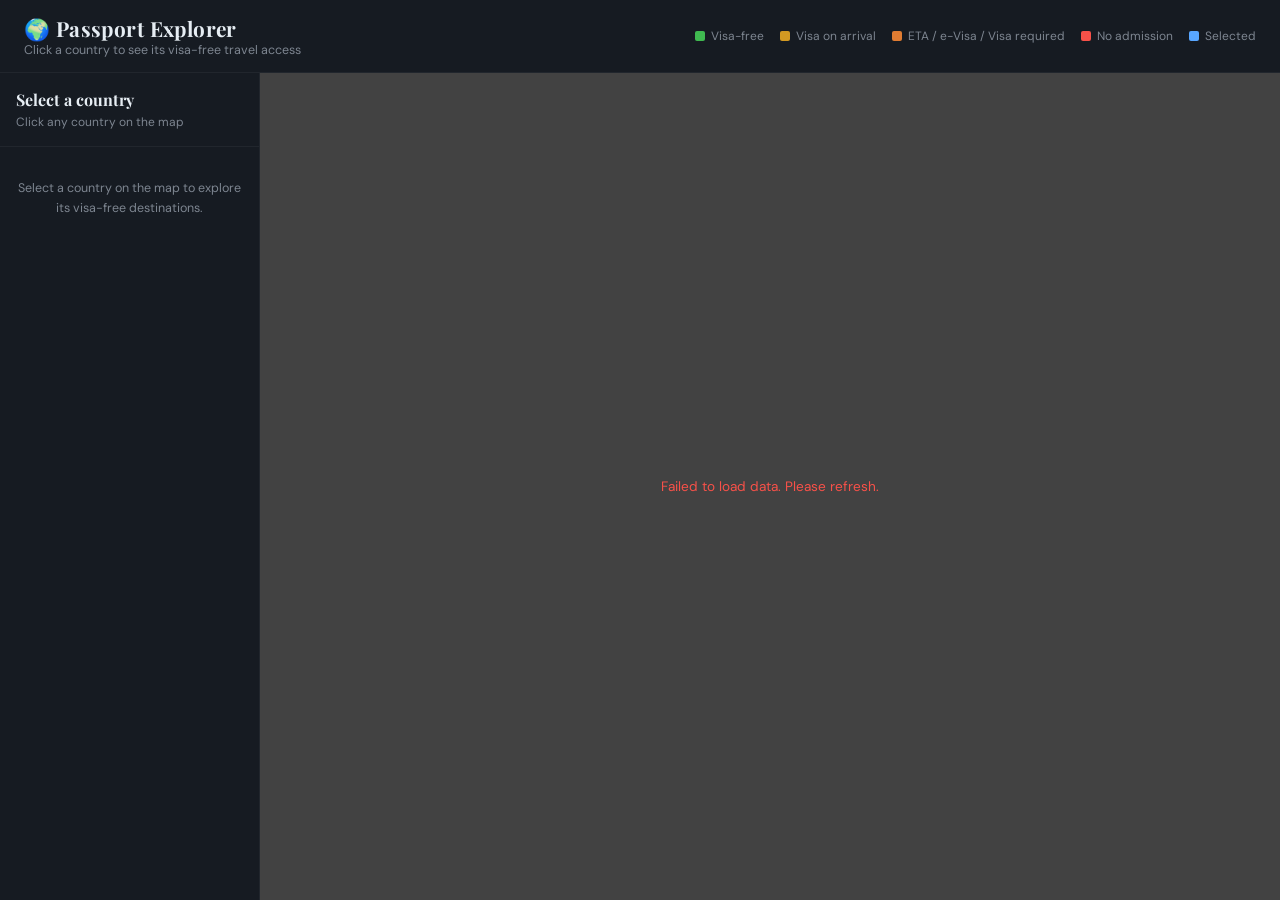
<file: index.html>
<!DOCTYPE html>
<html lang="en">
<head>
  <meta charset="UTF-8" />
  <meta name="viewport" content="width=device-width, initial-scale=1.0"/>
  <title>Passport Explorer — Visa-Free World Map</title>
  <link href="https://fonts.googleapis.com/css2?family=Playfair+Display:wght@400;700&family=DM+Sans:wght@300;400;500&display=swap" rel="stylesheet">
  <link rel="stylesheet" href="style.css">
</head>
<body>

<header>
  <div>
    <h1>🌍 Passport Explorer</h1>
    <p>Click a country to see its visa-free travel access</p>
  </div>
  <div class="legend">
    <div class="legend-item"><div class="legend-dot" style="background:var(--green)"></div> Visa-free</div>
    <div class="legend-item"><div class="legend-dot" style="background:var(--yellow)"></div> Visa on arrival</div>
    <div class="legend-item"><div class="legend-dot" style="background:var(--orange)"></div> ETA / e-Visa / Visa required</div>
    <div class="legend-item"><div class="legend-dot" style="background:var(--red)"></div> No admission</div>
    <div class="legend-item"><div class="legend-dot" style="background:var(--accent)"></div> Selected</div>
  </div>
</header>

<div class="main">
  <div class="sidebar">
    <div class="sidebar-top">
      <h2 id="selected-name">Select a country</h2>
      <p id="selected-sub">Click any country on the map</p>
    </div>
    <div class="stats" id="stats" style="display:none">
      <div class="stat">
        <span class="stat-num green" id="stat-vf">0</span>
        <span class="stat-label">Visa-free</span>
      </div>
      <div class="stat">
        <span class="stat-num yellow" id="stat-voa">0</span>
        <span class="stat-label">On arrival</span>
      </div>
    </div>
    <div class="search-wrap" id="search-wrap" style="display:none">
      <input type="text" id="search" placeholder="Filter destinations…" />
    </div>
    <div class="country-list" id="country-list">
      <div class="empty-state">Select a country on the map to explore its visa-free destinations.</div>
    </div>
  </div>

  <div class="map-wrap">
    <div class="loading" id="loading">
      <div class="spinner"></div>
      <p>Loading map & visa data…</p>
    </div>
    <div class="tooltip" id="tooltip"></div>
    <svg id="world-map" viewBox="0 0 2000 1001" xmlns="http://www.w3.org/2000/svg"></svg>
  </div>
</div>

<script src="map.js"></script>
</body>
</html>
</file>
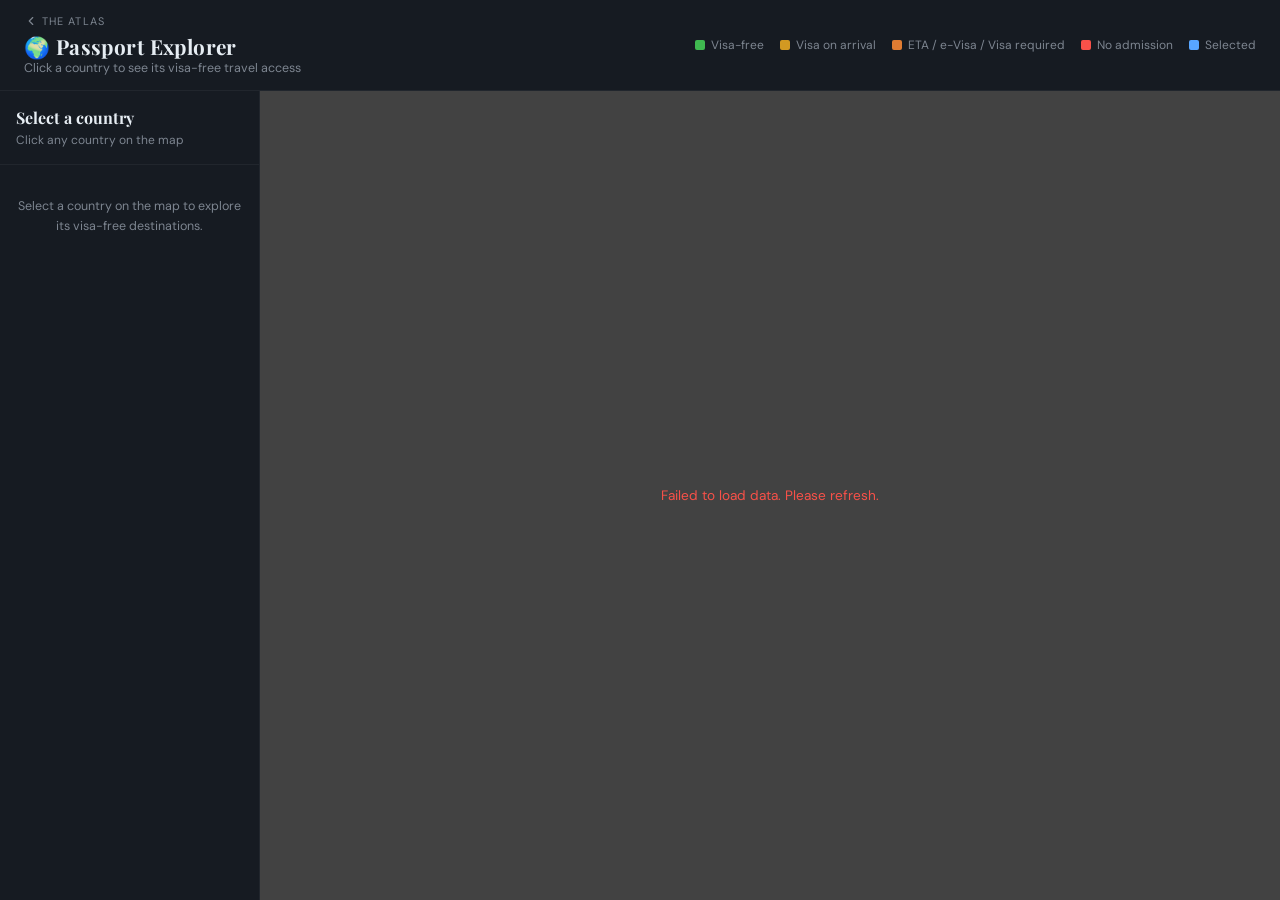
<file: passport-explorer/index.html>
<!DOCTYPE html>
<html lang="en">
<head>
  <meta charset="UTF-8" />
  <meta name="viewport" content="width=device-width, initial-scale=1.0"/>
  <title>Passport Explorer — Visa-Free World Map</title>
  <link href="https://fonts.googleapis.com/css2?family=Playfair+Display:wght@400;700&family=DM+Sans:wght@300;400;500&display=swap" rel="stylesheet">
  <link rel="stylesheet" href="../shared.css">
  <link rel="stylesheet" href="style.css">
</head>
<body>

<header>
  <div class="header-left">
    <a href="../home.html" class="home-btn" title="Back to home">
      <svg xmlns="http://www.w3.org/2000/svg" width="14" height="14" viewBox="0 0 24 24" fill="none" stroke="currentColor" stroke-width="2" stroke-linecap="round" stroke-linejoin="round"><polyline points="15 18 9 12 15 6"/></svg>
      The Atlas
    </a>
    <div>
      <h1>🌍 Passport Explorer</h1>
      <p>Click a country to see its visa-free travel access</p>
    </div>
  </div>
  <div class="legend">
    <div class="legend-item"><div class="legend-dot" style="background:var(--green)"></div> Visa-free</div>
    <div class="legend-item"><div class="legend-dot" style="background:var(--yellow)"></div> Visa on arrival</div>
    <div class="legend-item"><div class="legend-dot" style="background:var(--orange)"></div> ETA / e-Visa / Visa required</div>
    <div class="legend-item"><div class="legend-dot" style="background:var(--red)"></div> No admission</div>
    <div class="legend-item"><div class="legend-dot" style="background:var(--accent)"></div> Selected</div>
  </div>
</header>

<div class="main">
  <div class="sidebar">
    <div class="sidebar-top">
      <h2 id="selected-name">Select a country</h2>
      <p id="selected-sub">Click any country on the map</p>
    </div>
    <div class="stats" id="stats" style="display:none">
      <div class="stat">
        <span class="stat-num green" id="stat-vf">0</span>
        <span class="stat-label">Visa-free</span>
      </div>
      <div class="stat">
        <span class="stat-num yellow" id="stat-voa">0</span>
        <span class="stat-label">On arrival</span>
      </div>
    </div>
    <div class="search-wrap" id="search-wrap" style="display:none">
      <input type="text" id="search" placeholder="Filter destinations…" />
    </div>
    <div class="country-list" id="country-list">
      <div class="empty-state">Select a country on the map to explore its visa-free destinations.</div>
    </div>
  </div>

  <div class="map-wrap">
    <div class="loading" id="loading">
      <div class="spinner"></div>
      <p>Loading map & visa data…</p>
    </div>
    <div class="tooltip" id="tooltip"></div>
    <svg id="world-map" viewBox="0 0 2000 1001" xmlns="http://www.w3.org/2000/svg"></svg>
  </div>
</div>

<script src="map.js"></script>
</body>
</html>
</file>
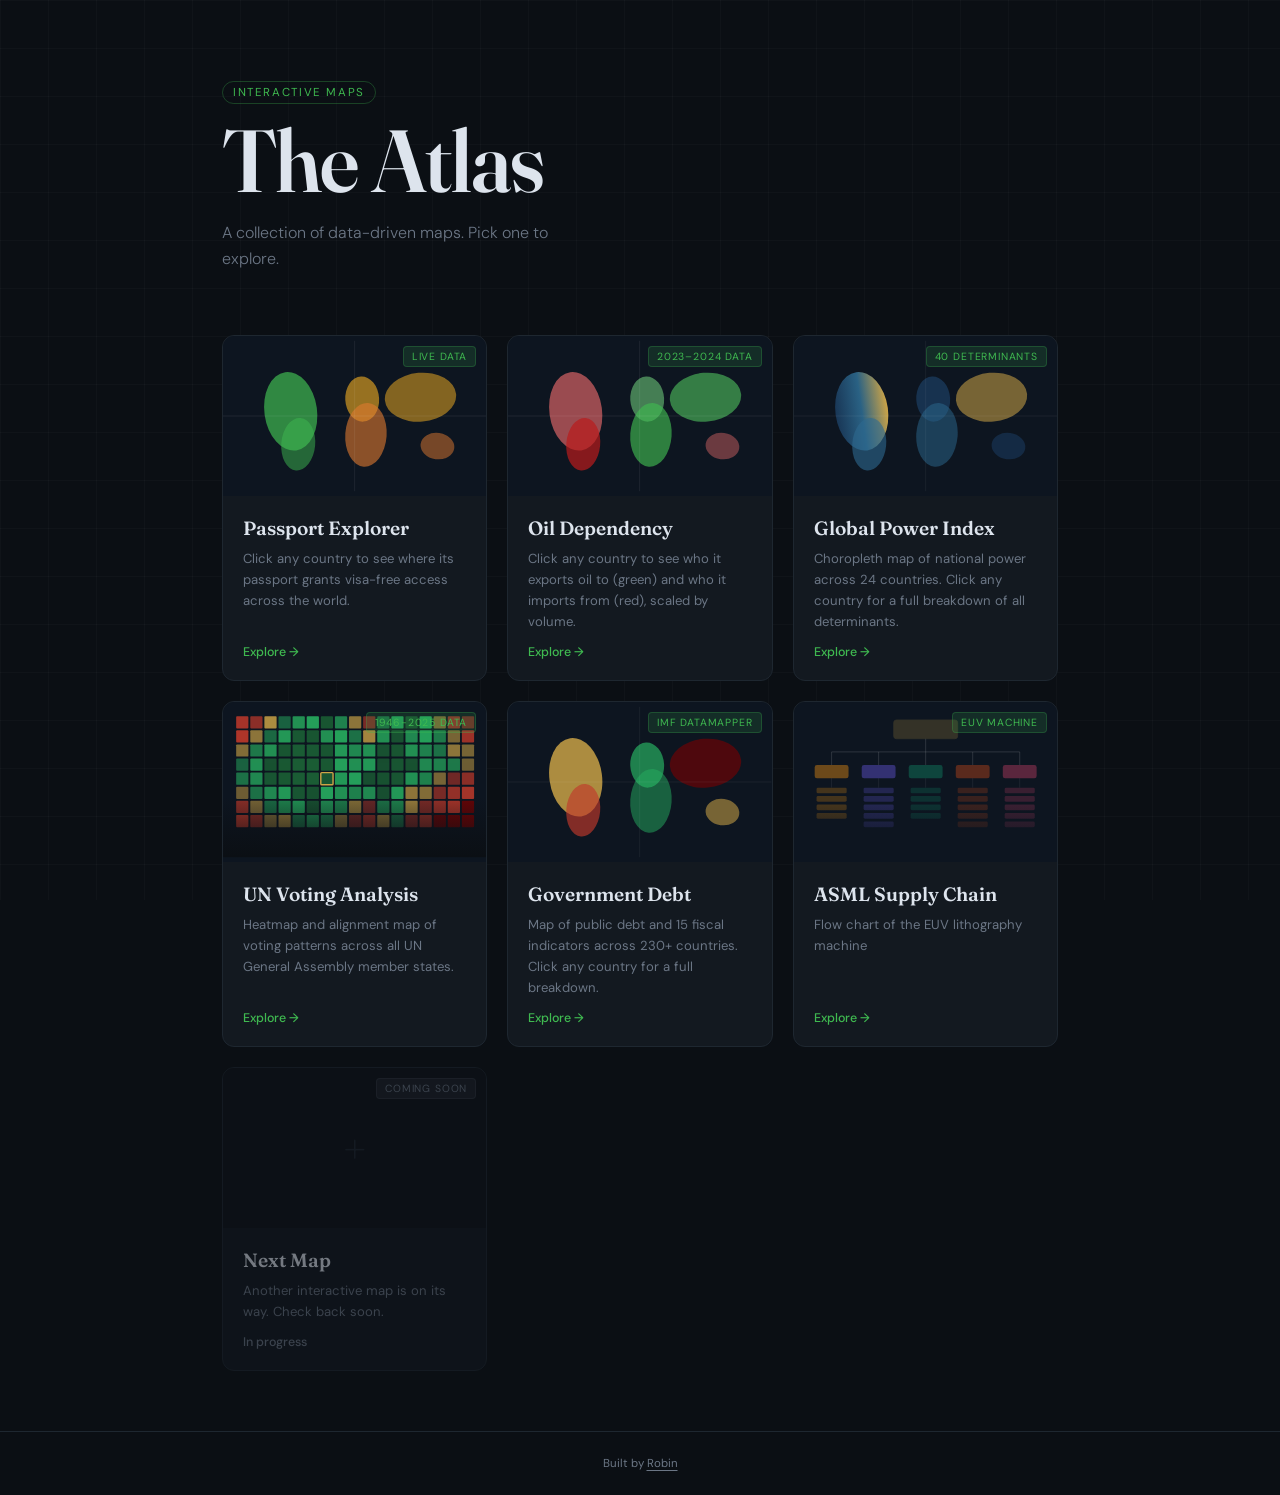
<file: home.html>
<!DOCTYPE html>
<html lang="en">
<head>
  <meta charset="UTF-8" />
  <meta name="viewport" content="width=device-width, initial-scale=1.0"/>
  <title>Robin's Maps</title>
  <link href="https://fonts.googleapis.com/css2?family=Fraunces:ital,opsz,wght@0,9..144,300;0,9..144,600;1,9..144,300&family=DM+Sans:wght@300;400;500&display=swap" rel="stylesheet">
  <link rel="stylesheet" href="shared.css">
  <link rel="stylesheet" href="home.css">
</head>
<body>

  <div class="bg-grid"></div>

  <main>
    <header>
      <div class="title-block">
        <span class="eyebrow">Interactive Maps</span>
        <h1>The Atlas</h1>
        <p class="subtitle">A collection of data-driven maps. Pick one to explore.</p>
      </div>
    </header>

    <section class="grid" id="map-grid">

      <!-- Passport Explorer -->
      <a class="card" href="passport-explorer/index.html">
        <div class="card-visual">
          <svg viewBox="0 0 280 160" xmlns="http://www.w3.org/2000/svg" class="preview-map">
            <!-- Rough continental silhouettes as decorative blobs -->
            <!-- Americas -->
            <ellipse cx="72" cy="75" rx="28" ry="42" fill="#3fb950" opacity="0.7" transform="rotate(-8 72 75)"/>
            <ellipse cx="80" cy="110" rx="18" ry="28" fill="#3fb950" opacity="0.5" transform="rotate(5 80 110)"/>
            <!-- Europe/Africa -->
            <ellipse cx="148" cy="62" rx="18" ry="24" fill="#d29922" opacity="0.7" transform="rotate(-3 148 62)"/>
            <ellipse cx="152" cy="100" rx="22" ry="34" fill="#e07a30" opacity="0.6" transform="rotate(4 152 100)"/>
            <!-- Asia -->
            <ellipse cx="210" cy="60" rx="38" ry="26" fill="#d29922" opacity="0.6" transform="rotate(-5 210 60)"/>
            <!-- Australia -->
            <ellipse cx="228" cy="112" rx="18" ry="14" fill="#e07a30" opacity="0.5" transform="rotate(8 228 112)"/>
            <!-- Grid lines -->
            <line x1="0" y1="80" x2="280" y2="80" stroke="rgba(255,255,255,0.08)" stroke-width="1"/>
            <line x1="140" y1="0" x2="140" y2="160" stroke="rgba(255,255,255,0.08)" stroke-width="1"/>
          </svg>
          <div class="card-tag">Live data</div>
        </div>
        <div class="card-body">
          <h2>Passport Explorer</h2>
          <p>Click any country to see where its passport grants visa-free access across the world.</p>
          <span class="card-link">Explore →</span>
        </div>
      </a>

      <!-- Oil Dependency -->
      <a class="card" href="oil-explorer/oil.html">
        <div class="card-visual">
          <svg viewBox="0 0 280 160" xmlns="http://www.w3.org/2000/svg" class="preview-map">
            <ellipse cx="72" cy="75" rx="28" ry="42" fill="#f87171" opacity="0.6" transform="rotate(-8 72 75)"/>
            <ellipse cx="80" cy="110" rx="18" ry="28" fill="#b91c1c" opacity="0.7" transform="rotate(5 80 110)"/>
            <ellipse cx="148" cy="62" rx="18" ry="24" fill="#7ee787" opacity="0.5" transform="rotate(-3 148 62)"/>
            <ellipse cx="152" cy="100" rx="22" ry="34" fill="#3fb950" opacity="0.65" transform="rotate(4 152 100)"/>
            <ellipse cx="210" cy="60" rx="38" ry="26" fill="#56d364" opacity="0.55" transform="rotate(-5 210 60)"/>
            <ellipse cx="228" cy="112" rx="18" ry="14" fill="#f87171" opacity="0.4" transform="rotate(8 228 112)"/>
            <line x1="0" y1="80" x2="280" y2="80" stroke="rgba(255,255,255,0.08)" stroke-width="1"/>
            <line x1="140" y1="0" x2="140" y2="160" stroke="rgba(255,255,255,0.08)" stroke-width="1"/>
          </svg>
          <div class="card-tag">2023–2024 data</div>
        </div>
        <div class="card-body">
          <h2>Oil Dependency</h2>
          <p>Click any country to see who it exports oil to (green) and who it imports from (red), scaled by volume.</p>
          <span class="card-link">Explore →</span>
        </div>
      </a>

      <!-- Power Index -->
      <a class="card" href="ray-dalio map/rd.html">
        <div class="card-visual">
          <svg viewBox="0 0 280 160" xmlns="http://www.w3.org/2000/svg" class="preview-map">
            <defs>
              <linearGradient id="pg" x1="0%" y1="0%" x2="100%" y2="0%">
                <stop offset="0%" style="stop-color:#1a3a5c"/>
                <stop offset="50%" style="stop-color:#2d6a8f"/>
                <stop offset="100%" style="stop-color:#e2b44b"/>
              </linearGradient>
            </defs>
            <ellipse cx="72" cy="75" rx="28" ry="42" fill="url(#pg)" opacity="0.9" transform="rotate(-8 72 75)"/>
            <ellipse cx="80" cy="110" rx="18" ry="28" fill="#2d6a8f" opacity="0.6" transform="rotate(5 80 110)"/>
            <ellipse cx="148" cy="62" rx="18" ry="24" fill="#1a3a5c" opacity="0.8" transform="rotate(-3 148 62)"/>
            <ellipse cx="152" cy="100" rx="22" ry="34" fill="#2d6a8f" opacity="0.5" transform="rotate(4 152 100)"/>
            <ellipse cx="210" cy="60" rx="38" ry="26" fill="#e2b44b" opacity="0.5" transform="rotate(-5 210 60)"/>
            <ellipse cx="228" cy="112" rx="18" ry="14" fill="#1a3a5c" opacity="0.6" transform="rotate(8 228 112)"/>
            <line x1="0" y1="80" x2="280" y2="80" stroke="rgba(255,255,255,0.06)" stroke-width="1"/>
            <line x1="140" y1="0" x2="140" y2="160" stroke="rgba(255,255,255,0.06)" stroke-width="1"/>
          </svg>
          <div class="card-tag">40 determinants</div>
        </div>
        <div class="card-body">
          <h2>Global Power Index</h2>
          <p>Choropleth map of national power across 24 countries. Click any country for a full breakdown of all determinants.</p>
          <span class="card-link">Explore →</span>
        </div>
      </a>

      <!-- UN Voting Analysis -->
      <a class="card" href="un nations voting analysis/un.html">
        <div class="card-visual">
          <svg viewBox="0 0 280 160" xmlns="http://www.w3.org/2000/svg" class="preview-map">
            <!-- Heatmap grid: 18 cols × 9 rows of vote-alignment cells -->
            <!-- Each rect is 13×13 with 2px gap; grid starts at x=14, y=10 -->
            <!-- Row 0 — mixed disagreement -->
            <rect x="14"  y="10" width="13" height="13" rx="1" fill="#c0392b" opacity="0.85"/>
            <rect x="29"  y="10" width="13" height="13" rx="1" fill="#c0392b" opacity="0.7"/>
            <rect x="44"  y="10" width="13" height="13" rx="1" fill="#e2b44b" opacity="0.75"/>
            <rect x="59"  y="10" width="13" height="13" rx="1" fill="#27ae60" opacity="0.5"/>
            <rect x="74"  y="10" width="13" height="13" rx="1" fill="#27ae60" opacity="0.8"/>
            <rect x="89"  y="10" width="13" height="13" rx="1" fill="#27ae60" opacity="0.9"/>
            <rect x="104" y="10" width="13" height="13" rx="1" fill="#1a5c34" opacity="0.9"/>
            <rect x="119" y="10" width="13" height="13" rx="1" fill="#27ae60" opacity="0.7"/>
            <rect x="134" y="10" width="13" height="13" rx="1" fill="#e2b44b" opacity="0.6"/>
            <rect x="149" y="10" width="13" height="13" rx="1" fill="#c0392b" opacity="0.6"/>
            <rect x="164" y="10" width="13" height="13" rx="1" fill="#27ae60" opacity="0.55"/>
            <rect x="179" y="10" width="13" height="13" rx="1" fill="#27ae60" opacity="0.85"/>
            <rect x="194" y="10" width="13" height="13" rx="1" fill="#1a5c34" opacity="0.8"/>
            <rect x="209" y="10" width="13" height="13" rx="1" fill="#27ae60" opacity="0.9"/>
            <rect x="224" y="10" width="13" height="13" rx="1" fill="#e2b44b" opacity="0.5"/>
            <rect x="239" y="10" width="13" height="13" rx="1" fill="#c0392b" opacity="0.7"/>
            <rect x="254" y="10" width="13" height="13" rx="1" fill="#c0392b" opacity="0.55"/>
            <!-- Row 1 -->
            <rect x="14"  y="25" width="13" height="13" rx="1" fill="#c0392b" opacity="0.9"/>
            <rect x="29"  y="25" width="13" height="13" rx="1" fill="#e2b44b" opacity="0.6"/>
            <rect x="44"  y="25" width="13" height="13" rx="1" fill="#27ae60" opacity="0.55"/>
            <rect x="59"  y="25" width="13" height="13" rx="1" fill="#27ae60" opacity="0.85"/>
            <rect x="74"  y="25" width="13" height="13" rx="1" fill="#1a5c34" opacity="0.95"/>
            <rect x="89"  y="25" width="13" height="13" rx="1" fill="#1a5c34" opacity="0.9"/>
            <rect x="104" y="25" width="13" height="13" rx="1" fill="#27ae60" opacity="0.8"/>
            <rect x="119" y="25" width="13" height="13" rx="1" fill="#27ae60" opacity="0.9"/>
            <rect x="134" y="25" width="13" height="13" rx="1" fill="#27ae60" opacity="0.6"/>
            <rect x="149" y="25" width="13" height="13" rx="1" fill="#e2b44b" opacity="0.7"/>
            <rect x="164" y="25" width="13" height="13" rx="1" fill="#27ae60" opacity="0.8"/>
            <rect x="179" y="25" width="13" height="13" rx="1" fill="#1a5c34" opacity="0.85"/>
            <rect x="194" y="25" width="13" height="13" rx="1" fill="#27ae60" opacity="0.75"/>
            <rect x="209" y="25" width="13" height="13" rx="1" fill="#27ae60" opacity="0.9"/>
            <rect x="224" y="25" width="13" height="13" rx="1" fill="#27ae60" opacity="0.65"/>
            <rect x="239" y="25" width="13" height="13" rx="1" fill="#e2b44b" opacity="0.5"/>
            <rect x="254" y="25" width="13" height="13" rx="1" fill="#c0392b" opacity="0.8"/>
            <!-- Row 2 -->
            <rect x="14"  y="40" width="13" height="13" rx="1" fill="#e2b44b" opacity="0.55"/>
            <rect x="29"  y="40" width="13" height="13" rx="1" fill="#27ae60" opacity="0.65"/>
            <rect x="44"  y="40" width="13" height="13" rx="1" fill="#27ae60" opacity="0.8"/>
            <rect x="59"  y="40" width="13" height="13" rx="1" fill="#1a5c34" opacity="0.9"/>
            <rect x="74"  y="40" width="13" height="13" rx="1" fill="#1a5c34" opacity="1"/>
            <rect x="89"  y="40" width="13" height="13" rx="1" fill="#1a5c34" opacity="0.95"/>
            <rect x="104" y="40" width="13" height="13" rx="1" fill="#1a5c34" opacity="0.9"/>
            <rect x="119" y="40" width="13" height="13" rx="1" fill="#27ae60" opacity="0.85"/>
            <rect x="134" y="40" width="13" height="13" rx="1" fill="#27ae60" opacity="0.75"/>
            <rect x="149" y="40" width="13" height="13" rx="1" fill="#27ae60" opacity="0.8"/>
            <rect x="164" y="40" width="13" height="13" rx="1" fill="#1a5c34" opacity="0.85"/>
            <rect x="179" y="40" width="13" height="13" rx="1" fill="#1a5c34" opacity="0.9"/>
            <rect x="194" y="40" width="13" height="13" rx="1" fill="#27ae60" opacity="0.8"/>
            <rect x="209" y="40" width="13" height="13" rx="1" fill="#27ae60" opacity="0.7"/>
            <rect x="224" y="40" width="13" height="13" rx="1" fill="#27ae60" opacity="0.6"/>
            <rect x="239" y="40" width="13" height="13" rx="1" fill="#e2b44b" opacity="0.6"/>
            <rect x="254" y="40" width="13" height="13" rx="1" fill="#e2b44b" opacity="0.5"/>
            <!-- Row 3 -->
            <rect x="14"  y="55" width="13" height="13" rx="1" fill="#27ae60" opacity="0.5"/>
            <rect x="29"  y="55" width="13" height="13" rx="1" fill="#27ae60" opacity="0.8"/>
            <rect x="44"  y="55" width="13" height="13" rx="1" fill="#1a5c34" opacity="0.85"/>
            <rect x="59"  y="55" width="13" height="13" rx="1" fill="#1a5c34" opacity="0.95"/>
            <rect x="74"  y="55" width="13" height="13" rx="1" fill="#1a5c34" opacity="1"/>
            <rect x="89"  y="55" width="13" height="13" rx="1" fill="#1a5c34" opacity="1"/>
            <rect x="104" y="55" width="13" height="13" rx="1" fill="#1a5c34" opacity="0.95"/>
            <rect x="119" y="55" width="13" height="13" rx="1" fill="#27ae60" opacity="0.9"/>
            <rect x="134" y="55" width="13" height="13" rx="1" fill="#27ae60" opacity="0.8"/>
            <rect x="149" y="55" width="13" height="13" rx="1" fill="#27ae60" opacity="0.85"/>
            <rect x="164" y="55" width="13" height="13" rx="1" fill="#1a5c34" opacity="0.8"/>
            <rect x="179" y="55" width="13" height="13" rx="1" fill="#1a5c34" opacity="0.9"/>
            <rect x="194" y="55" width="13" height="13" rx="1" fill="#1a5c34" opacity="0.85"/>
            <rect x="209" y="55" width="13" height="13" rx="1" fill="#27ae60" opacity="0.75"/>
            <rect x="224" y="55" width="13" height="13" rx="1" fill="#27ae60" opacity="0.7"/>
            <rect x="239" y="55" width="13" height="13" rx="1" fill="#27ae60" opacity="0.65"/>
            <rect x="254" y="55" width="13" height="13" rx="1" fill="#e2b44b" opacity="0.45"/>
            <!-- Row 4 — diagonal highlight (selected country) -->
            <rect x="14"  y="70" width="13" height="13" rx="1" fill="#27ae60" opacity="0.6"/>
            <rect x="29"  y="70" width="13" height="13" rx="1" fill="#27ae60" opacity="0.75"/>
            <rect x="44"  y="70" width="13" height="13" rx="1" fill="#1a5c34" opacity="0.9"/>
            <rect x="59"  y="70" width="13" height="13" rx="1" fill="#1a5c34" opacity="0.95"/>
            <rect x="74"  y="70" width="13" height="13" rx="1" fill="#1a5c34" opacity="1"/>
            <rect x="89"  y="70" width="13" height="13" rx="1" fill="#1a5c34" opacity="1"/>
            <rect x="104" y="70" width="13" height="13" rx="1" fill="#1a5c34" opacity="0.9" stroke="#e2b44b" stroke-width="1.5"/>
            <rect x="119" y="70" width="13" height="13" rx="1" fill="#27ae60" opacity="0.85"/>
            <rect x="134" y="70" width="13" height="13" rx="1" fill="#27ae60" opacity="0.9"/>
            <rect x="149" y="70" width="13" height="13" rx="1" fill="#1a5c34" opacity="0.8"/>
            <rect x="164" y="70" width="13" height="13" rx="1" fill="#1a5c34" opacity="0.85"/>
            <rect x="179" y="70" width="13" height="13" rx="1" fill="#1a5c34" opacity="0.9"/>
            <rect x="194" y="70" width="13" height="13" rx="1" fill="#27ae60" opacity="0.8"/>
            <rect x="209" y="70" width="13" height="13" rx="1" fill="#27ae60" opacity="0.7"/>
            <rect x="224" y="70" width="13" height="13" rx="1" fill="#e2b44b" opacity="0.5"/>
            <rect x="239" y="70" width="13" height="13" rx="1" fill="#c0392b" opacity="0.55"/>
            <rect x="254" y="70" width="13" height="13" rx="1" fill="#c0392b" opacity="0.7"/>
            <!-- Row 5 -->
            <rect x="14"  y="85" width="13" height="13" rx="1" fill="#e2b44b" opacity="0.45"/>
            <rect x="29"  y="85" width="13" height="13" rx="1" fill="#27ae60" opacity="0.6"/>
            <rect x="44"  y="85" width="13" height="13" rx="1" fill="#27ae60" opacity="0.75"/>
            <rect x="59"  y="85" width="13" height="13" rx="1" fill="#27ae60" opacity="0.85"/>
            <rect x="74"  y="85" width="13" height="13" rx="1" fill="#1a5c34" opacity="0.9"/>
            <rect x="89"  y="85" width="13" height="13" rx="1" fill="#1a5c34" opacity="0.85"/>
            <rect x="104" y="85" width="13" height="13" rx="1" fill="#27ae60" opacity="0.9"/>
            <rect x="119" y="85" width="13" height="13" rx="1" fill="#27ae60" opacity="0.8"/>
            <rect x="134" y="85" width="13" height="13" rx="1" fill="#27ae60" opacity="0.7"/>
            <rect x="149" y="85" width="13" height="13" rx="1" fill="#27ae60" opacity="0.75"/>
            <rect x="164" y="85" width="13" height="13" rx="1" fill="#1a5c34" opacity="0.8"/>
            <rect x="179" y="85" width="13" height="13" rx="1" fill="#27ae60" opacity="0.85"/>
            <rect x="194" y="85" width="13" height="13" rx="1" fill="#e2b44b" opacity="0.6"/>
            <rect x="209" y="85" width="13" height="13" rx="1" fill="#e2b44b" opacity="0.55"/>
            <rect x="224" y="85" width="13" height="13" rx="1" fill="#c0392b" opacity="0.6"/>
            <rect x="239" y="85" width="13" height="13" rx="1" fill="#c0392b" opacity="0.75"/>
            <rect x="254" y="85" width="13" height="13" rx="1" fill="#c0392b" opacity="0.85"/>
            <!-- Row 6 -->
            <rect x="14"  y="100" width="13" height="13" rx="1" fill="#c0392b" opacity="0.7"/>
            <rect x="29"  y="100" width="13" height="13" rx="1" fill="#e2b44b" opacity="0.5"/>
            <rect x="44"  y="100" width="13" height="13" rx="1" fill="#27ae60" opacity="0.55"/>
            <rect x="59"  y="100" width="13" height="13" rx="1" fill="#27ae60" opacity="0.7"/>
            <rect x="74"  y="100" width="13" height="13" rx="1" fill="#27ae60" opacity="0.8"/>
            <rect x="89"  y="100" width="13" height="13" rx="1" fill="#1a5c34" opacity="0.8"/>
            <rect x="104" y="100" width="13" height="13" rx="1" fill="#27ae60" opacity="0.75"/>
            <rect x="119" y="100" width="13" height="13" rx="1" fill="#27ae60" opacity="0.65"/>
            <rect x="134" y="100" width="13" height="13" rx="1" fill="#e2b44b" opacity="0.55"/>
            <rect x="149" y="100" width="13" height="13" rx="1" fill="#c0392b" opacity="0.5"/>
            <rect x="164" y="100" width="13" height="13" rx="1" fill="#27ae60" opacity="0.6"/>
            <rect x="179" y="100" width="13" height="13" rx="1" fill="#27ae60" opacity="0.7"/>
            <rect x="194" y="100" width="13" height="13" rx="1" fill="#e2b44b" opacity="0.65"/>
            <rect x="209" y="100" width="13" height="13" rx="1" fill="#c0392b" opacity="0.6"/>
            <rect x="224" y="100" width="13" height="13" rx="1" fill="#c0392b" opacity="0.75"/>
            <rect x="239" y="100" width="13" height="13" rx="1" fill="#c0392b" opacity="0.85"/>
            <rect x="254" y="100" width="13" height="13" rx="1" fill="#7b0000" opacity="0.8"/>
            <!-- Row 7 -->
            <rect x="14"  y="115" width="13" height="13" rx="1" fill="#c0392b" opacity="0.85"/>
            <rect x="29"  y="115" width="13" height="13" rx="1" fill="#c0392b" opacity="0.65"/>
            <rect x="44"  y="115" width="13" height="13" rx="1" fill="#e2b44b" opacity="0.5"/>
            <rect x="59"  y="115" width="13" height="13" rx="1" fill="#e2b44b" opacity="0.6"/>
            <rect x="74"  y="115" width="13" height="13" rx="1" fill="#27ae60" opacity="0.55"/>
            <rect x="89"  y="115" width="13" height="13" rx="1" fill="#27ae60" opacity="0.7"/>
            <rect x="104" y="115" width="13" height="13" rx="1" fill="#27ae60" opacity="0.6"/>
            <rect x="119" y="115" width="13" height="13" rx="1" fill="#e2b44b" opacity="0.5"/>
            <rect x="134" y="115" width="13" height="13" rx="1" fill="#c0392b" opacity="0.5"/>
            <rect x="149" y="115" width="13" height="13" rx="1" fill="#c0392b" opacity="0.65"/>
            <rect x="164" y="115" width="13" height="13" rx="1" fill="#e2b44b" opacity="0.55"/>
            <rect x="179" y="115" width="13" height="13" rx="1" fill="#27ae60" opacity="0.5"/>
            <rect x="194" y="115" width="13" height="13" rx="1" fill="#c0392b" opacity="0.55"/>
            <rect x="209" y="115" width="13" height="13" rx="1" fill="#c0392b" opacity="0.7"/>
            <rect x="224" y="115" width="13" height="13" rx="1" fill="#7b0000" opacity="0.75"/>
            <rect x="239" y="115" width="13" height="13" rx="1" fill="#7b0000" opacity="0.85"/>
            <rect x="254" y="115" width="13" height="13" rx="1" fill="#7b0000" opacity="0.9"/>
            <!-- Gradient fade overlay at bottom -->
            <defs>
              <linearGradient id="fade-un" x1="0" y1="0" x2="0" y2="1">
                <stop offset="60%" stop-color="#0b0f14" stop-opacity="0"/>
                <stop offset="100%" stop-color="#0b0f14" stop-opacity="1"/>
              </linearGradient>
            </defs>
            <rect x="0" y="0" width="280" height="160" fill="url(#fade-un)"/>
          </svg>
          <div class="card-tag">1946-2025 data</div>
        </div>
        <div class="card-body">
          <h2>UN Voting Analysis</h2>
          <p>Heatmap and alignment map of voting patterns across all UN General Assembly member states.</p>
          <span class="card-link">Explore →</span>
        </div>
      </a>

      <!-- Government Debt -->
      <a class="card" href="bond exposure/bond.html">
        <div class="card-visual">
          <svg viewBox="0 0 280 160" xmlns="http://www.w3.org/2000/svg" class="preview-map">
            <defs>
              <linearGradient id="pg2" x1="0%" y1="0%" x2="100%" y2="0%">
                <stop offset="0%" style="stop-color:#1a3a2a"/>
                <stop offset="40%" style="stop-color:#27ae60"/>
                <stop offset="70%" style="stop-color:#e2b44b"/>
                <stop offset="100%" style="stop-color:#7b0000"/>
              </linearGradient>
            </defs>
            <ellipse cx="72" cy="75" rx="28" ry="42" fill="#e2b44b" opacity="0.75" transform="rotate(-8 72 75)"/>
            <ellipse cx="80" cy="110" rx="18" ry="28" fill="#c0392b" opacity="0.65" transform="rotate(5 80 110)"/>
            <ellipse cx="148" cy="62" rx="18" ry="24" fill="#27ae60" opacity="0.7" transform="rotate(-3 148 62)"/>
            <ellipse cx="152" cy="100" rx="22" ry="34" fill="#27ae60" opacity="0.5" transform="rotate(4 152 100)"/>
            <ellipse cx="210" cy="60" rx="38" ry="26" fill="#7b0000" opacity="0.6" transform="rotate(-5 210 60)"/>
            <ellipse cx="228" cy="112" rx="18" ry="14" fill="#e2b44b" opacity="0.5" transform="rotate(8 228 112)"/>
            <line x1="0" y1="80" x2="280" y2="80" stroke="rgba(255,255,255,0.06)" stroke-width="1"/>
            <line x1="140" y1="0" x2="140" y2="160" stroke="rgba(255,255,255,0.06)" stroke-width="1"/>
          </svg>
          <div class="card-tag">IMF DataMapper</div>
        </div>
        <div class="card-body">
          <h2>Government Debt</h2>
          <p>Map of public debt and 15 fiscal indicators across 230+ countries. Click any country for a full breakdown.</p>
          <span class="card-link">Explore →</span>
        </div>
      </a>

      <!-- ASML Supply Chain -->
      <a class="card" href="asml supply chain/asml.html">
        <div class="card-visual">
          <svg viewBox="0 0 280 160" xmlns="http://www.w3.org/2000/svg" class="preview-map">
            <!-- Top central node (machine) -->
            <rect x="106" y="14" width="68" height="20" rx="3" fill="#e2b44b" opacity="0.18" stroke="#e2b44b" stroke-width="0.8"/>
            <line x1="140" y1="34" x2="140" y2="48" stroke="rgba(255,255,255,0.18)" stroke-width="0.8"/>
            <!-- Horizontal spine -->
            <line x1="40" y1="48" x2="240" y2="48" stroke="rgba(255,255,255,0.18)" stroke-width="0.8"/>
            <!-- 5 verticals down -->
            <line x1="40"  y1="48" x2="40"  y2="62" stroke="rgba(255,255,255,0.18)" stroke-width="0.8"/>
            <line x1="90"  y1="48" x2="90"  y2="62" stroke="rgba(255,255,255,0.18)" stroke-width="0.8"/>
            <line x1="140" y1="48" x2="140" y2="62" stroke="rgba(255,255,255,0.18)" stroke-width="0.8"/>
            <line x1="190" y1="48" x2="190" y2="62" stroke="rgba(255,255,255,0.18)" stroke-width="0.8"/>
            <line x1="240" y1="48" x2="240" y2="62" stroke="rgba(255,255,255,0.18)" stroke-width="0.8"/>
            <!-- 5 subsystem nodes -->
            <rect x="22"  y="62" width="36" height="14" rx="2.5" fill="#BA7517" opacity="0.55"/>
            <rect x="72"  y="62" width="36" height="14" rx="2.5" fill="#534AB7" opacity="0.55"/>
            <rect x="122" y="62" width="36" height="14" rx="2.5" fill="#0F6E56" opacity="0.55"/>
            <rect x="172" y="62" width="36" height="14" rx="2.5" fill="#993C1D" opacity="0.55"/>
            <rect x="222" y="62" width="36" height="14" rx="2.5" fill="#993556" opacity="0.55"/>
            <!-- branches -->
            <line x1="40"  y1="76" x2="40"  y2="86" stroke="rgba(255,255,255,0.12)" stroke-width="0.6"/>
            <line x1="90"  y1="76" x2="90"  y2="86" stroke="rgba(255,255,255,0.12)" stroke-width="0.6"/>
            <line x1="140" y1="76" x2="140" y2="86" stroke="rgba(255,255,255,0.12)" stroke-width="0.6"/>
            <line x1="190" y1="76" x2="190" y2="86" stroke="rgba(255,255,255,0.12)" stroke-width="0.6"/>
            <line x1="240" y1="76" x2="240" y2="86" stroke="rgba(255,255,255,0.12)" stroke-width="0.6"/>
            <!-- subcomponent rows -->
            <rect x="24" y="86"  width="32" height="6" rx="1.5" fill="#BA7517" opacity="0.32"/>
            <rect x="24" y="95"  width="32" height="6" rx="1.5" fill="#BA7517" opacity="0.32"/>
            <rect x="24" y="104" width="32" height="6" rx="1.5" fill="#BA7517" opacity="0.32"/>
            <rect x="24" y="113" width="32" height="6" rx="1.5" fill="#BA7517" opacity="0.32"/>
            <rect x="74" y="86"  width="32" height="6" rx="1.5" fill="#534AB7" opacity="0.32"/>
            <rect x="74" y="95"  width="32" height="6" rx="1.5" fill="#534AB7" opacity="0.32"/>
            <rect x="74" y="104" width="32" height="6" rx="1.5" fill="#534AB7" opacity="0.32"/>
            <rect x="74" y="113" width="32" height="6" rx="1.5" fill="#534AB7" opacity="0.32"/>
            <rect x="74" y="122" width="32" height="6" rx="1.5" fill="#534AB7" opacity="0.32"/>
            <rect x="124" y="86"  width="32" height="6" rx="1.5" fill="#0F6E56" opacity="0.32"/>
            <rect x="124" y="95"  width="32" height="6" rx="1.5" fill="#0F6E56" opacity="0.32"/>
            <rect x="124" y="104" width="32" height="6" rx="1.5" fill="#0F6E56" opacity="0.32"/>
            <rect x="124" y="113" width="32" height="6" rx="1.5" fill="#0F6E56" opacity="0.32"/>
            <rect x="174" y="86"  width="32" height="6" rx="1.5" fill="#993C1D" opacity="0.32"/>
            <rect x="174" y="95"  width="32" height="6" rx="1.5" fill="#993C1D" opacity="0.32"/>
            <rect x="174" y="104" width="32" height="6" rx="1.5" fill="#993C1D" opacity="0.32"/>
            <rect x="174" y="113" width="32" height="6" rx="1.5" fill="#993C1D" opacity="0.32"/>
            <rect x="174" y="122" width="32" height="6" rx="1.5" fill="#993C1D" opacity="0.32"/>
            <rect x="224" y="86"  width="32" height="6" rx="1.5" fill="#993556" opacity="0.32"/>
            <rect x="224" y="95"  width="32" height="6" rx="1.5" fill="#993556" opacity="0.32"/>
            <rect x="224" y="104" width="32" height="6" rx="1.5" fill="#993556" opacity="0.32"/>
            <rect x="224" y="113" width="32" height="6" rx="1.5" fill="#993556" opacity="0.32"/>
            <rect x="224" y="122" width="32" height="6" rx="1.5" fill="#993556" opacity="0.32"/>
            <!-- Gradient fade overlay at bottom -->
            <defs>
              <linearGradient id="fade-asml" x1="0" y1="0" x2="0" y2="1">
                <stop offset="65%" stop-color="#0d1520" stop-opacity="0"/>
                <stop offset="100%" stop-color="#0d1520" stop-opacity="1"/>
              </linearGradient>
            </defs>
            <rect x="0" y="0" width="280" height="160" fill="url(#fade-asml)"/>
          </svg>
          <div class="card-tag">EUV machine</div>
        </div>
        <div class="card-body">
          <h2>ASML Supply Chain</h2>
          <p>Flow chart of the EUV lithography machine</p>
          <span class="card-link">Explore →</span>
        </div>
      </a>

      <!-- Coming Soon placeholder -->
      <div class="card card--soon">
        <div class="card-visual card-visual--muted">
          <div class="soon-icon">+</div>
          <div class="card-tag card-tag--soon">Coming soon</div>
        </div>
        <div class="card-body">
          <h2>Next Map</h2>
          <p>Another interactive map is on its way. Check back soon.</p>
          <span class="card-link card-link--muted">In progress</span>
        </div>
      </div>

    </section>
  </main>

  <footer>
    <p>Built by <a href="https://www.linkedin.com/in/robin-koolen/" target="_blank" rel="noopener">Robin</a></p>
  </footer>

</body>
</html>
</file>
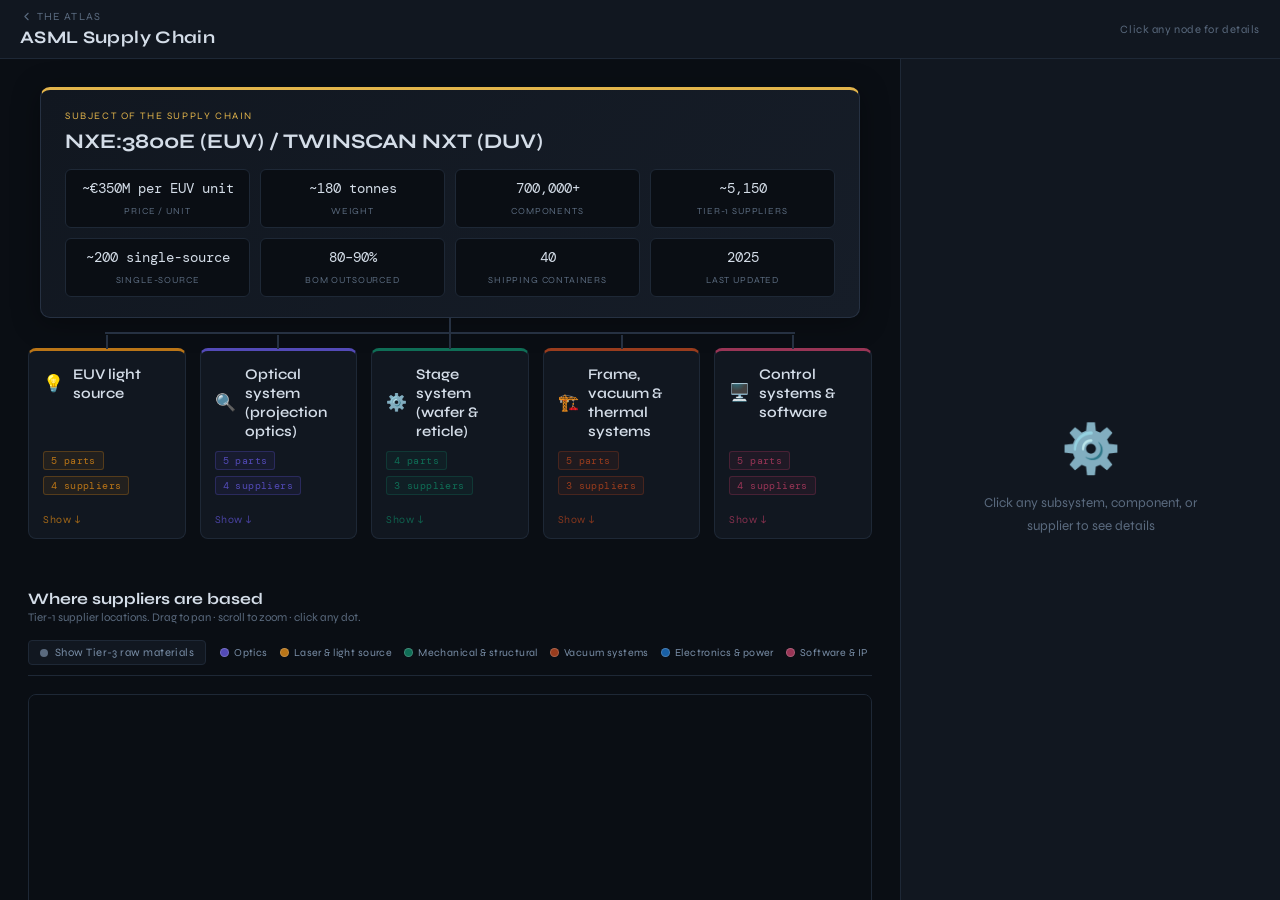
<file: asml supply chain/asml.html>
<!DOCTYPE html>
<html lang="en">
<head>
  <meta charset="UTF-8"/>
  <meta name="viewport" content="width=device-width, initial-scale=1.0"/>
  <title>ASML Supply Chain — Atlas</title>
  <link href="https://fonts.googleapis.com/css2?family=Syne:wght@400;600;700&family=DM+Mono:wght@300;400&display=swap" rel="stylesheet">
  <link rel="stylesheet" href="../shared.css">
  <link rel="stylesheet" href="asml-style.css">
</head>
<body>

<header>
  <div class="header-left">
    <a href="../home.html" class="home-btn">
      <svg xmlns="http://www.w3.org/2000/svg" width="13" height="13" viewBox="0 0 24 24" fill="none" stroke="currentColor" stroke-width="2" stroke-linecap="round" stroke-linejoin="round"><polyline points="15 18 9 12 15 6"/></svg>
      The Atlas
    </a>
    <div class="header-title">
      <h1>ASML Supply Chain</h1>
    </div>
  </div>
  <div class="header-controls">
    <span class="hint">Click any node for details</span>
  </div>
</header>

<div class="main">

  <!-- FLOW CHART AREA -->
  <div class="chart-wrap" id="chart-wrap">

    <!-- ① MACHINE NODE -->
    <div class="machine-node">
      <div class="machine-eyebrow">Subject of the supply chain</div>
      <div class="machine-title" id="machine-title"></div>
      <div class="machine-stats" id="machine-stats"></div>
    </div>

    <div class="trunk"></div>

    <!-- ② SIMPLIFIED SUBSYSTEM ROW (5 cards, click opens inline expansion below) -->
    <div class="subsys-row" id="subsys-row"></div>

    <!-- Inline expansion panel — fills below the row when a subsystem is opened -->
    <div class="subsys-expand" id="subsys-expand" hidden></div>

    <!-- ③ WORLD MAP — supplier locations -->
    <div class="section">
      <div class="section-header">
        <div>
          <div class="section-title">Where suppliers are based</div>
          <div class="section-sub">Tier-1 supplier locations. Drag to pan · scroll to zoom · click any dot.</div>
        </div>
        <div class="map-controls">
          <button class="toggle-btn" id="tier3-toggle" type="button">
            <span class="toggle-dot"></span>
            Show Tier-3 raw materials
          </button>
          <div class="map-legend" id="map-legend"></div>
        </div>
      </div>
      <div class="map-wrap" id="map-wrap">
        <div class="loading" id="loading">
          <div class="spinner"></div>
          <p>Loading map…</p>
        </div>
        <div class="tooltip" id="tooltip"></div>
        <svg id="world-map" viewBox="0 0 2000 1001" xmlns="http://www.w3.org/2000/svg"></svg>
        <div class="zoom-controls">
          <button class="zoom-btn" id="zoom-in"  type="button" title="Zoom in">+</button>
          <button class="zoom-btn" id="zoom-out" type="button" title="Zoom out">−</button>
          <button class="zoom-btn" id="zoom-reset" type="button" title="Reset">⊙</button>
        </div>
      </div>
    </div>

    <!-- ④ TIER-1 SUPPLIERS -->
    <div class="section">
      <div class="section-header">
        <div>
          <div class="section-title">Tier-1 Suppliers</div>
          <div class="section-sub">Critical companies feeding the EUV machine. Click any for details.</div>
        </div>
      </div>
      <div class="cat-filter" id="cat-filter"></div>
      <div class="supplier-grid" id="supplier-grid"></div>
    </div>

    <!-- ⑤ RAW MATERIALS -->
    <div class="section">
      <div class="section-header">
        <div>
          <div class="section-title">Raw Materials (Tier-3)</div>
          <div class="section-sub">Underlying inputs and their geopolitical risk</div>
        </div>
      </div>
      <div class="raw-list" id="raw-list"></div>
    </div>

  </div>

  <!-- SIDE PANEL -->
  <div class="panel" id="panel">

    <div class="panel-empty" id="panel-empty">
      <div class="panel-empty-icon">⚙️</div>
      <p>Click any subsystem, component, or supplier to see details</p>
    </div>

    <div class="panel-content" id="panel-content" style="display:none">
      <div class="panel-top">
        <div class="panel-flag-name">
          <span class="panel-flag" id="panel-flag"></span>
          <div>
            <h2 id="panel-name"></h2>
            <div class="panel-rank-line" id="panel-rank-line"></div>
          </div>
        </div>
        <button class="panel-close" id="panel-close" title="Close">✕</button>
      </div>
      <div class="panel-scroll" id="panel-scroll"></div>
    </div>

  </div>

</div>

<script src="asml-data.js"></script>
<script src="asml-script.js"></script>
</body>
</html>
</file>
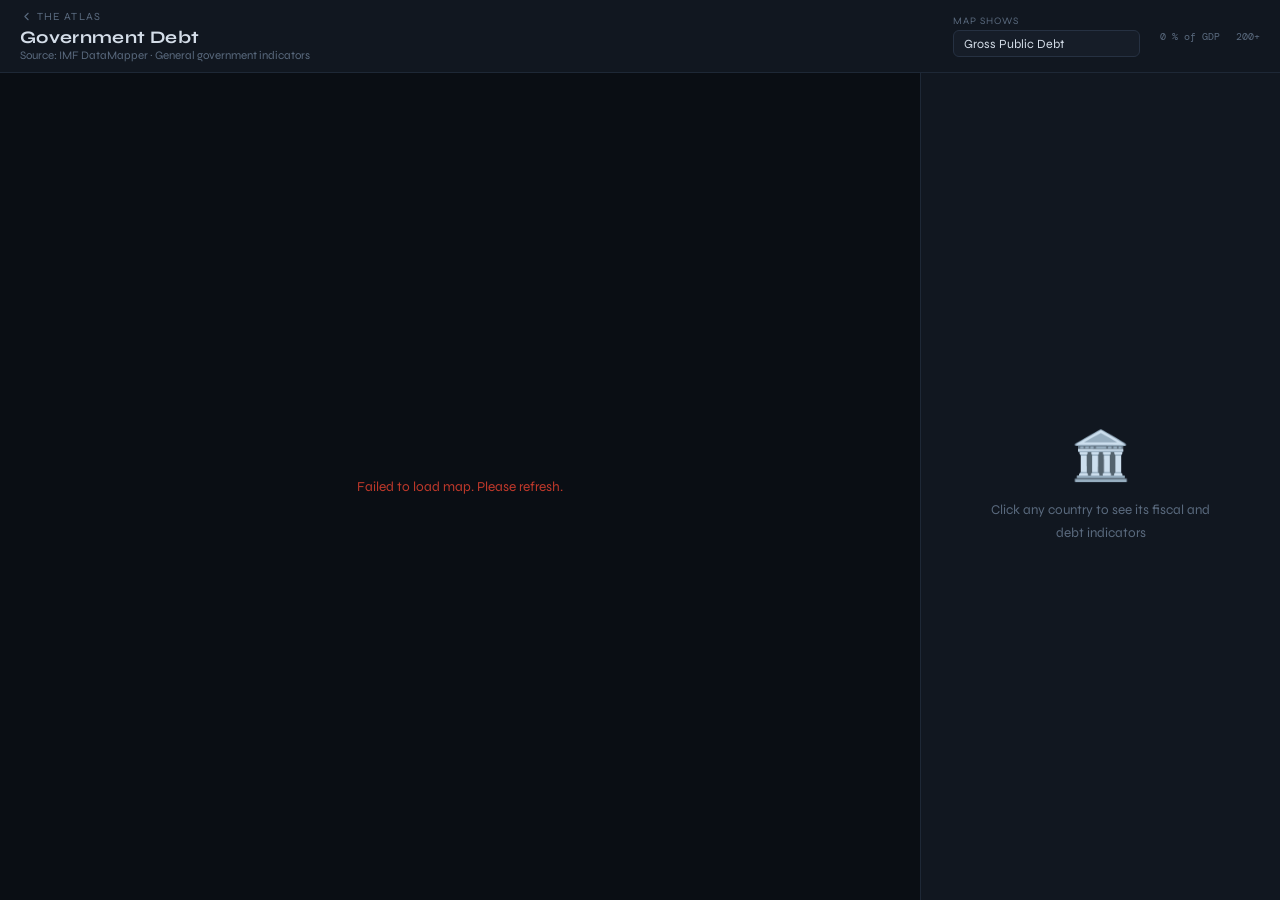
<file: bond exposure/bond.html>
<!DOCTYPE html>
<html lang="en">
<head>
  <meta charset="UTF-8"/>
  <meta name="viewport" content="width=device-width, initial-scale=1.0"/>
  <title>Global Government Debt</title>
  <link href="https://fonts.googleapis.com/css2?family=Syne:wght@400;600;700&family=DM+Mono:wght@300;400&display=swap" rel="stylesheet">
  <link rel="stylesheet" href="../shared.css">
  <link rel="stylesheet" href="bond-style.css">
</head>
<body>

<header>
  <div class="header-left">
    <a href="../home.html" class="home-btn">
      <svg xmlns="http://www.w3.org/2000/svg" width="13" height="13" viewBox="0 0 24 24" fill="none"
           stroke="currentColor" stroke-width="2" stroke-linecap="round" stroke-linejoin="round">
        <polyline points="15 18 9 12 15 6"/>
      </svg>
      The Atlas
    </a>
    <div class="header-title">
      <h1>Government Debt</h1>
      <p>Source: IMF DataMapper · General government indicators</p>
    </div>
  </div>
  <div class="header-controls">
    <!-- Map metric selector -->
    <div class="map-metric-wrap">
      <label class="map-metric-label">Map shows</label>
      <select id="map-metric-select" class="map-metric-select"></select>
    </div>
    <!-- Legend -->
    <div class="legend-bar">
      <span class="legend-lo" id="legend-lo">—</span>
      <div class="legend-gradient" id="legend-gradient"></div>
      <span class="legend-hi" id="legend-hi">—</span>
    </div>
  </div>
</header>

<div class="main">

  <!-- MAP -->
  <div class="map-wrap">
    <div class="loading" id="loading">
      <div class="spinner"></div>
      <p>Loading map…</p>
    </div>
    <div class="tooltip" id="tooltip"></div>
    <svg id="world-map" viewBox="0 0 2000 1001" xmlns="http://www.w3.org/2000/svg"></svg>
  </div>

  <!-- SIDE PANEL -->
  <div class="panel" id="panel">

    <!-- Empty state -->
    <div class="panel-empty" id="panel-empty">
      <div class="panel-empty-icon">🏛️</div>
      <p>Click any country to see its fiscal and debt indicators</p>
    </div>

    <!-- Populated state -->
    <div class="panel-content" id="panel-content" style="display:none">

      <!-- TOP: flag + name + close -->
      <div class="panel-top">
        <div class="panel-flag-name">
          <span class="panel-flag" id="panel-flag"></span>
          <div>
            <h2 id="panel-name"></h2>
            <div class="panel-rank-line" id="panel-rank"></div>
          </div>
        </div>
        <button class="panel-close" id="panel-close" title="Close">✕</button>
      </div>

      <!-- ACCORDION SECTIONS — filled by JS -->
      <div class="panel-scroll" id="panel-scroll"></div>

    </div>
  </div>

</div>

<script src="bond-data.js"></script>
<script src="bond-script.js"></script>
</body>
</html>
</file>
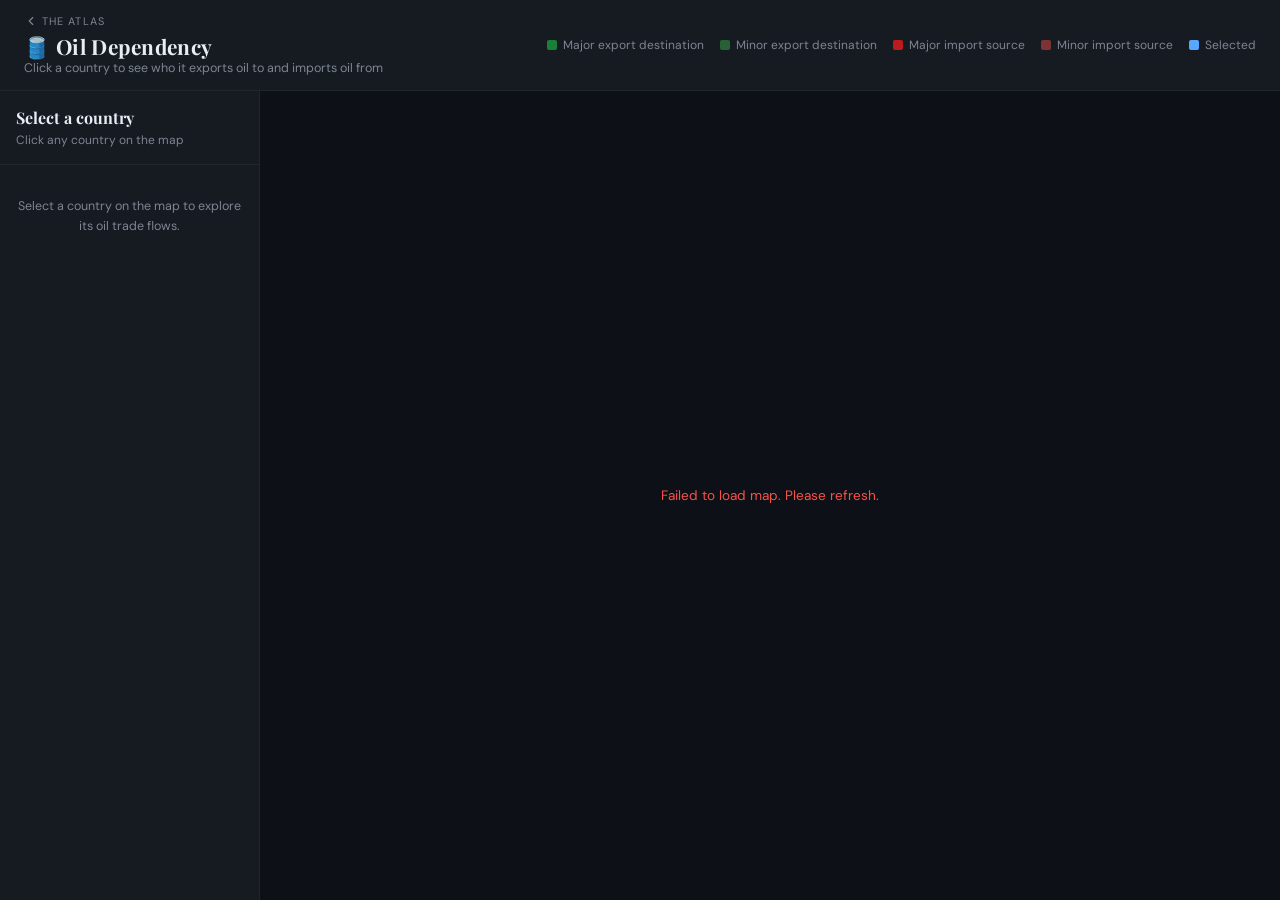
<file: oil-explorer/oil.html>
<!DOCTYPE html>
<html lang="en">
<head>
  <meta charset="UTF-8" />
  <meta name="viewport" content="width=device-width, initial-scale=1.0"/>
  <title>Oil Dependency — Global Trade Map</title>
  <link href="https://fonts.googleapis.com/css2?family=Playfair+Display:wght@400;700&family=DM+Sans:wght@300;400;500&display=swap" rel="stylesheet">
  <link rel="stylesheet" href="../shared.css">
  <link rel="stylesheet" href="oil.css">
</head>
<body>

<header>
  <div class="header-left">
    <a href="../home.html" class="home-btn" title="Back to home">
      <svg xmlns="http://www.w3.org/2000/svg" width="14" height="14" viewBox="0 0 24 24" fill="none" stroke="currentColor" stroke-width="2" stroke-linecap="round" stroke-linejoin="round"><polyline points="15 18 9 12 15 6"/></svg>
      The Atlas
    </a>
    <div>
      <h1>🛢️ Oil Dependency</h1>
      <p>Click a country to see who it exports oil to and imports oil from</p>
    </div>
  </div>
  <div class="legend">
    <div class="legend-item"><div class="legend-dot legend-dot--export-hi"></div> Major export destination</div>
    <div class="legend-item"><div class="legend-dot legend-dot--export-lo"></div> Minor export destination</div>
    <div class="legend-item"><div class="legend-dot legend-dot--import-hi"></div> Major import source</div>
    <div class="legend-item"><div class="legend-dot legend-dot--import-lo"></div> Minor import source</div>
    <div class="legend-item"><div class="legend-dot" style="background:var(--accent)"></div> Selected</div>
  </div>
</header>

<div class="main">
  <div class="sidebar">
    <div class="sidebar-top">
      <h2 id="selected-name">Select a country</h2>
      <p id="selected-sub">Click any country on the map</p>
    </div>

    <div class="stats" id="stats" style="display:none">
      <div class="stat">
        <span class="stat-num green" id="stat-exports">—</span>
        <span class="stat-label">Export partners</span>
      </div>
      <div class="stat">
        <span class="stat-num red" id="stat-imports">—</span>
        <span class="stat-label">Import sources</span>
      </div>
    </div>

    <div class="tab-bar" id="tab-bar" style="display:none">
      <button class="tab active" id="tab-exp" onclick="switchTab('exports')">📤 Exports</button>
      <button class="tab" id="tab-imp" onclick="switchTab('imports')">📥 Imports</button>
    </div>

    <div class="search-wrap" id="search-wrap" style="display:none">
      <input type="text" id="search" placeholder="Filter countries…" />
    </div>

    <div class="country-list" id="country-list">
      <div class="empty-state">Select a country on the map to explore its oil trade flows.</div>
    </div>
  </div>

  <div class="map-wrap">
    <div class="loading" id="loading">
      <div class="spinner"></div>
      <p>Loading map…</p>
    </div>
    <div class="tooltip" id="tooltip"></div>
    <svg id="world-map" viewBox="0 0 2000 1001" xmlns="http://www.w3.org/2000/svg"></svg>
  </div>
</div>

<script src="oil-data.js"></script>
<script src="oilmap.js"></script>
</body>
</html>
</file>
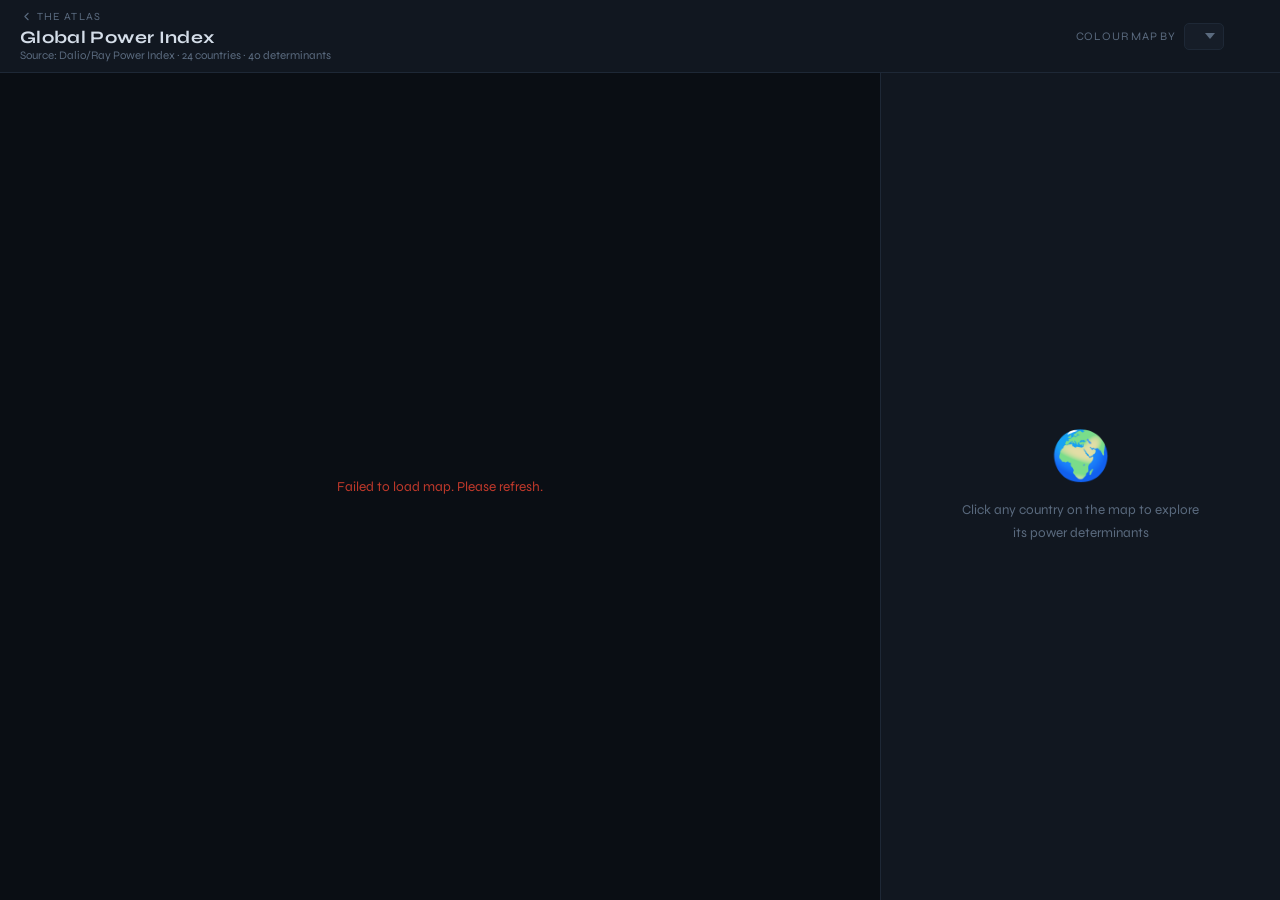
<file: ray-dalio map/rd.html>
<!DOCTYPE html>
<html lang="en">
<head>
  <meta charset="UTF-8"/>
  <meta name="viewport" content="width=device-width, initial-scale=1.0"/>
  <title>Global Power Index — Dalio/Ray</title>
  <link href="https://fonts.googleapis.com/css2?family=Syne:wght@400;600;700&family=DM+Mono:wght@300;400&display=swap" rel="stylesheet">
  <link rel="stylesheet" href="../shared.css">
  <link rel="stylesheet" href="rd-style.css">
</head>
<body>

<header>
  <div class="header-left">
    <a href="../home.html" class="home-btn">
      <svg xmlns="http://www.w3.org/2000/svg" width="13" height="13" viewBox="0 0 24 24" fill="none" stroke="currentColor" stroke-width="2" stroke-linecap="round" stroke-linejoin="round"><polyline points="15 18 9 12 15 6"/></svg>
      The Atlas
    </a>
    <div class="header-title">
      <h1>Global Power Index</h1>
      <p>Source: Dalio/Ray Power Index · 24 countries · 40 determinants</p>
    </div>
  </div>
  <div class="header-controls">
    <div class="control-group">
      <label>Colour map by</label>
      <select id="metric-select"></select>
    </div>
    <div class="legend-bar">
      <span class="legend-lo" id="legend-lo"></span>
      <div class="legend-gradient"></div>
      <span class="legend-hi" id="legend-hi"></span>
    </div>
  </div>
</header>

<div class="main">

  <!-- MAP -->
  <div class="map-wrap">
    <div class="loading" id="loading">
      <div class="spinner"></div>
      <p>Loading map…</p>
    </div>
    <div class="tooltip" id="tooltip"></div>
    <svg id="world-map" viewBox="0 0 2000 1001" xmlns="http://www.w3.org/2000/svg"></svg>
  </div>

  <!-- SIDE PANEL -->
  <div class="panel" id="panel">

    <!-- Empty state -->
    <div class="panel-empty" id="panel-empty">
      <div class="panel-empty-icon">🌍</div>
      <p>Click any country on the map to explore its power determinants</p>
    </div>

    <!-- Populated state -->
    <div class="panel-content" id="panel-content" style="display:none">

      <!-- ① TOP: country identity + gauge -->
      <div class="panel-top">
        <div class="panel-flag-name">
          <span class="panel-flag" id="panel-flag"></span>
          <div>
            <h2 id="panel-name"></h2>
            <div class="panel-rank-line" id="panel-rank-line"></div>
          </div>
        </div>
        <button class="panel-close" id="panel-close" title="Close">✕</button>
      </div>

      <div class="panel-gauge-wrap">
        <div class="gauge-row">
          <span class="gauge-label">Strength Gauge</span>
          <span class="gauge-val" id="gauge-val"></span>
        </div>
        <div class="gauge-track">
          <div class="gauge-fill" id="gauge-fill"></div>
        </div>
        <div class="gauge-rank" id="gauge-rank"></div>
      </div>

      <!-- ② MIDDLE: determinant groups (scrollable) -->
      <div class="panel-body" id="panel-body"></div>

      <!-- ③ BOTTOM: strengths & weaknesses -->
      <div class="panel-sw" id="panel-sw">
        <div class="sw-col">
          <div class="sw-title sw-title--pos">Strengths</div>
          <div id="sw-strengths"></div>
        </div>
        <div class="sw-col">
          <div class="sw-title sw-title--neg">Weaknesses</div>
          <div id="sw-weaknesses"></div>
        </div>
      </div>

    </div>
  </div>

</div>

<!-- Tooltip template for determinant cards -->
<div class="det-tooltip" id="det-tooltip"></div>

<script src="rd-data.js"></script>
<script src="rd-map.js"></script>
</body>
</html>
</file>
<file: style.css>
:root {
  --bg: #424242;
  --surface: #161b22;
  --border: #21262d;
  --text: #e6edf3;
  --muted: #7d8590;
  --accent: #58a6ff;
  --green: #3fb950;
  --yellow: #d29922;
  --orange: #e07a30;
  --red: #f85149;
  --gray: #30363d;
  --orange: #e07c32;
  --hover: #3a4a5c;
}

* { margin: 0; padding: 0; box-sizing: border-box; }

body {
  background: var(--bg);
  color: var(--text);
  font-family: 'DM Sans', sans-serif;
  height: 100vh;
  display: flex;
  flex-direction: column;
  overflow: hidden;
}

/* ── HEADER ── */
header {
  padding: 14px 24px;
  display: flex;
  align-items: center;
  justify-content: space-between;
  border-bottom: 1px solid var(--border);
  background: var(--surface);
  flex-shrink: 0;
}

header h1 {
  font-family: 'Playfair Display', serif;
  font-size: 1.3rem;
  letter-spacing: 0.02em;
  color: var(--text);
}

header p {
  font-size: 0.78rem;
  color: var(--muted);
}

/* ── LEGEND ── */
.legend {
  display: flex;
  gap: 16px;
  align-items: center;
}

.legend-item {
  display: flex;
  align-items: center;
  gap: 6px;
  font-size: 0.75rem;
  color: var(--muted);
}

.legend-dot {
  width: 10px;
  height: 10px;
  border-radius: 2px;
}

/* ── LAYOUT ── */
.main {
  display: flex;
  flex: 1;
  overflow: hidden;
}

/* ── SIDEBAR ── */
.sidebar {
  width: 260px;
  flex-shrink: 0;
  background: var(--surface);
  border-right: 1px solid var(--border);
  display: flex;
  flex-direction: column;
  overflow: hidden;
}

.sidebar-top {
  padding: 16px;
  border-bottom: 1px solid var(--border);
}

.sidebar-top h2 {
  font-family: 'Playfair Display', serif;
  font-size: 1rem;
  margin-bottom: 4px;
}

.sidebar-top p {
  font-size: 0.75rem;
  color: var(--muted);
}

/* ── STATS ── */
.stats {
  display: grid;
  grid-template-columns: 1fr 1fr;
  gap: 8px;
  padding: 12px 16px;
  border-bottom: 1px solid var(--border);
}

.stat {
  background: var(--bg);
  border-radius: 6px;
  padding: 10px;
  text-align: center;
}

.stat-num {
  font-size: 1.4rem;
  font-weight: 700;
  display: block;
}

.stat-label {
  font-size: 0.65rem;
  color: var(--muted);
  text-transform: uppercase;
  letter-spacing: 0.05em;
}

.stat-num.green  { color: var(--green); }
.stat-num.yellow { color: var(--yellow); }
.stat-num.red    { color: var(--red); }

/* ── SEARCH ── */
.search-wrap {
  padding: 10px 16px;
  border-bottom: 1px solid var(--border);
}

.search-wrap input {
  width: 100%;
  background: var(--bg);
  border: 1px solid var(--border);
  border-radius: 6px;
  color: var(--text);
  padding: 7px 10px;
  font-size: 0.8rem;
  font-family: inherit;
  outline: none;
}

.search-wrap input:focus {
  border-color: var(--accent);
}

/* ── COUNTRY LIST ── */
.country-list {
  flex: 1;
  overflow-y: auto;
  padding: 8px 0;
}

.country-list::-webkit-scrollbar { width: 4px; }
.country-list::-webkit-scrollbar-track { background: transparent; }
.country-list::-webkit-scrollbar-thumb { background: var(--border); border-radius: 2px; }

.country-item {
  display: flex;
  align-items: center;
  justify-content: space-between;
  padding: 6px 16px;
  font-size: 0.78rem;
  cursor: pointer;
  border-left: 2px solid transparent;
  transition: background 0.15s;
}

.country-item:hover { background: var(--gray); }

.country-item.active {
  background: rgba(88, 166, 255, 0.08);
  border-left-color: var(--accent);
  color: var(--accent);
}

.country-item .badge {
  font-size: 0.65rem;
  padding: 2px 6px;
  border-radius: 10px;
  background: var(--gray);
  color: var(--muted);
}

/* ── MAP ── */
.map-wrap {
  flex: 1;
  position: relative;
  overflow: hidden;
  display: flex;
  align-items: center;
  justify-content: center;
}

#world-map {
  width: 100%;
  height: 100%;
}

.country-path {
  fill: var(--default-country);
  stroke: var(--bg);
  stroke-width: 0.5;
  cursor: pointer;
  transition: fill 0.25s ease;
}

.country-path:hover             { fill: var(--hover); }
.country-path.visa-free         { fill: var(--green); }
.country-path.visa-on-arrival   { fill: var(--yellow); }
.country-path.visa-orange       { fill: var(--orange); }
.country-path.visa-no-admission { fill: var(--red); }
.country-path.selected          { fill: var(--accent); }
.country-path.no-data           { fill: var(--gray); }

/* ── TOOLTIP ── */
.tooltip {
  position: absolute;
  background: var(--surface);
  border: 1px solid var(--border);
  border-radius: 6px;
  padding: 8px 12px;
  font-size: 0.78rem;
  pointer-events: none;
  opacity: 0;
  transition: opacity 0.15s;
  z-index: 100;
  max-width: 200px;
}

.tooltip.show { opacity: 1; }
.tooltip strong { display: block; margin-bottom: 2px; }
.tooltip span { color: var(--muted); font-size: 0.72rem; }

/* ── LOADING ── */
.loading {
  position: absolute;
  inset: 0;
  display: flex;
  flex-direction: column;
  align-items: center;
  justify-content: center;
  background: var(--bg);
  z-index: 200;
  gap: 12px;
}

.loading p { color: var(--muted); font-size: 0.85rem; }

.spinner {
  width: 32px;
  height: 32px;
  border: 2px solid var(--border);
  border-top-color: var(--accent);
  border-radius: 50%;
  animation: spin 0.8s linear infinite;
}

@keyframes spin { to { transform: rotate(360deg); } }

/* ── EMPTY STATE ── */
.empty-state {
  padding: 24px 16px;
  text-align: center;
  color: var(--muted);
  font-size: 0.78rem;
  line-height: 1.6;
}
</file>
<file: shared.css>
/*
 * shared.css — common styles across all atlas project pages
 * Load this BEFORE your project-specific stylesheet.
 *
 * Covers:
 *   § 1  CSS variables  (Syne-atlas defaults; oil / passport / home override these)
 *   § 2  Reset
 *   § 3  Body base
 *   § 4  Map layout     (.main / .map-wrap / #world-map / .country-path base)
 *   § 5  Header sub-elements  (.header-left / .home-btn / .header-title)
 *   § 6  Header controls  (.header-controls / .control-group / select)
 *   § 7  Legend bar
 *   § 8  Tooltip
 *   § 9  Loading + spinner
 *   § 10 Sidebar  (oil + passport)
 *   § 11 Panel    (ray-dalio / UN / bond)
 *   § 12 Gauge    (ray-dalio / UN / bond)
 */

/* ═══════════════════════════════════════════════════════════════
   § 1  CSS VARIABLES  (Syne-atlas default palette)
   oil.css / passport style.css / home.css override these
═══════════════════════════════════════════════════════════════ */
:root {
  --bg:       #0a0e14;
  --surface:  #111720;
  --surface2: #161d28;
  --surface3: #1b2333;
  --border:   #1e2836;
  --border2:  #263142;
  --text:     #d4dde8;
  --muted:    #5a6a7e;
  --muted2:   #7a8fa8;
  --accent:   #e2b44b;
  --panel-w:  360px;
  --pos:      #27ae60;
  --neg:      #c0392b;
  --pos-dim:  rgba(39,174,96,0.15);
  --neg-dim:  rgba(192,57,43,0.15);
  /* sidebar/list helpers (oil + passport) */
  --gray:     #30363d;
  --hover:    #3a4a5c;
  --default-country: #2a3441;
}

/* ═══════════════════════════════════════════════════════════════
   § 2  RESET
═══════════════════════════════════════════════════════════════ */
* { margin: 0; padding: 0; box-sizing: border-box; }

/* ═══════════════════════════════════════════════════════════════
   § 3  BODY BASE
   Each project adds its own font-family, height/min-height, overflow.
═══════════════════════════════════════════════════════════════ */
body {
  background: var(--bg);
  color: var(--text);
  display: flex;
  flex-direction: column;
}

/* ═══════════════════════════════════════════════════════════════
   § 4  MAP LAYOUT
═══════════════════════════════════════════════════════════════ */
.main { display: flex; flex: 1; overflow: hidden; }

.map-wrap { flex: 1; position: relative; overflow: hidden; }

#world-map { width: 100%; height: 100%; }

.country-path {
  stroke: var(--bg);
  stroke-width: 0.5;
  cursor: pointer;
}

/* ═══════════════════════════════════════════════════════════════
   § 5  HEADER SUB-ELEMENTS
═══════════════════════════════════════════════════════════════ */
.header-left { display: flex; flex-direction: column; gap: 4px; }

.home-btn {
  display: inline-flex; align-items: center; gap: 4px;
  font-size: 0.68rem; letter-spacing: 0.1em; text-transform: uppercase;
  color: var(--muted); text-decoration: none; transition: color 0.15s;
}
.home-btn svg { flex-shrink: 0; }
.home-btn:hover { color: var(--accent); }

.header-title h1 { font-size: 1.1rem; font-weight: 700; letter-spacing: 0.02em; }
.header-title p   { font-size: 0.72rem; color: var(--muted); }

/* ═══════════════════════════════════════════════════════════════
   § 6  HEADER CONTROLS  (Syne-atlas: ray-dalio / UN / bond)
═══════════════════════════════════════════════════════════════ */
.header-controls { display: flex; align-items: center; gap: 20px; flex-shrink: 0; }

.control-group { display: flex; align-items: center; gap: 8px; }
.control-group label {
  font-size: 0.72rem; color: var(--muted);
  text-transform: uppercase; letter-spacing: 0.07em; white-space: nowrap;
}

select {
  background: var(--surface2); border: 1px solid var(--border);
  color: var(--text); font-family: inherit; font-size: 0.78rem;
  padding: 5px 28px 5px 10px; border-radius: 5px; outline: none; cursor: pointer;
  appearance: none;
  background-image: url("data:image/svg+xml,%3Csvg xmlns='http://www.w3.org/2000/svg' width='10' height='6'%3E%3Cpath d='M0 0l5 6 5-6z' fill='%235a6a7e'/%3E%3C/svg%3E");
  background-repeat: no-repeat; background-position: right 8px center;
}
select:focus { border-color: var(--accent); }

/* ═══════════════════════════════════════════════════════════════
   § 7  LEGEND BAR  (Syne-atlas)
═══════════════════════════════════════════════════════════════ */
.legend-bar { display: flex; align-items: center; gap: 8px; }
.legend-lo, .legend-hi {
  font-size: 0.65rem; color: var(--muted);
  font-family: 'DM Mono', monospace; white-space: nowrap;
}
.legend-gradient { height: 10px; border-radius: 4px; }

/* ═══════════════════════════════════════════════════════════════
   § 8  TOOLTIP
═══════════════════════════════════════════════════════════════ */
.tooltip {
  position: absolute; background: var(--surface); border: 1px solid var(--border);
  border-radius: 6px; padding: 8px 12px; font-size: 0.76rem;
  pointer-events: none; opacity: 0; transition: opacity 0.12s; z-index: 100;
}
.tooltip.show { opacity: 1; }
.tooltip strong { display: block; margin-bottom: 2px; }

/* ═══════════════════════════════════════════════════════════════
   § 9  LOADING + SPINNER
═══════════════════════════════════════════════════════════════ */
.loading {
  position: absolute; inset: 0; display: flex; flex-direction: column;
  align-items: center; justify-content: center;
  background: var(--bg); z-index: 200; gap: 12px;
}
.loading p { color: var(--muted); font-size: 0.85rem; }

.spinner {
  width: 32px; height: 32px;
  border: 2px solid var(--border); border-top-color: var(--accent);
  border-radius: 50%; animation: spin 0.8s linear infinite;
}
@keyframes spin { to { transform: rotate(360deg); } }

/* ═══════════════════════════════════════════════════════════════
   § 10  SIDEBAR  (oil + passport)
═══════════════════════════════════════════════════════════════ */
.sidebar {
  width: 260px; flex-shrink: 0;
  background: var(--surface); border-right: 1px solid var(--border);
  display: flex; flex-direction: column; overflow: hidden;
}
.sidebar-top { padding: 16px; border-bottom: 1px solid var(--border); }
.sidebar-top h2 { font-size: 1rem; margin-bottom: 4px; }
.sidebar-top p  { font-size: 0.75rem; color: var(--muted); }

.stats {
  display: grid; grid-template-columns: 1fr 1fr;
  gap: 8px; padding: 12px 16px; border-bottom: 1px solid var(--border);
}
.stat { background: var(--bg); border-radius: 6px; padding: 10px; text-align: center; }
.stat-num   { font-size: 1.4rem; font-weight: 700; display: block; }
.stat-label { font-size: 0.65rem; color: var(--muted); text-transform: uppercase; letter-spacing: 0.05em; }

.tab-bar { display: flex; border-bottom: 1px solid var(--border); }
.tab {
  flex: 1; padding: 9px; font-size: 0.78rem; font-family: inherit;
  background: none; border: none; color: var(--muted); cursor: pointer;
  border-bottom: 2px solid transparent; transition: color 0.15s, border-color 0.15s;
}
.tab.active { color: var(--text); border-bottom-color: var(--accent); }
.tab:hover:not(.active) { color: var(--text); }

.search-wrap { padding: 10px 16px; border-bottom: 1px solid var(--border); }
.search-wrap input {
  width: 100%; background: var(--bg); border: 1px solid var(--border);
  border-radius: 6px; color: var(--text); padding: 7px 10px;
  font-size: 0.8rem; font-family: inherit; outline: none;
}
.search-wrap input:focus { border-color: var(--accent); }

.country-list { flex: 1; overflow-y: auto; padding: 8px 0; }
.country-list::-webkit-scrollbar       { width: 4px; }
.country-list::-webkit-scrollbar-track { background: transparent; }
.country-list::-webkit-scrollbar-thumb { background: var(--border); border-radius: 2px; }

.country-item {
  display: flex; align-items: center; justify-content: space-between;
  padding: 6px 16px; font-size: 0.78rem; cursor: pointer;
  border-left: 2px solid transparent; transition: background 0.15s;
}
.country-item:hover          { background: var(--gray); }
.country-item.active         { background: rgba(88,166,255,0.08); border-left-color: var(--accent); color: var(--accent); }
.country-item .badge         { font-size: 0.65rem; padding: 2px 6px; border-radius: 10px; background: var(--gray); }

.legend         { display: flex; gap: 16px; align-items: center; }
.legend-item    { display: flex; align-items: center; gap: 6px; font-size: 0.75rem; color: var(--muted); }
.legend-dot     { width: 10px; height: 10px; border-radius: 2px; }

.empty-state    { padding: 24px 16px; text-align: center; color: var(--muted); font-size: 0.78rem; line-height: 1.6; }
.section-label  { padding: 6px 16px 2px; font-size: 0.65rem; text-transform: uppercase; letter-spacing: 0.08em; color: var(--muted); }

/* ═══════════════════════════════════════════════════════════════
   § 11  PANEL  (ray-dalio / UN / bond)
═══════════════════════════════════════════════════════════════ */
.panel {
  width: var(--panel-w); flex-shrink: 0;
  background: var(--surface); border-left: 1px solid var(--border);
  display: flex; flex-direction: column; overflow: hidden;
}

.panel-empty {
  flex: 1; display: flex; flex-direction: column;
  align-items: center; justify-content: center;
  gap: 14px; padding: 32px; text-align: center;
}
.panel-empty-icon { font-size: 3rem; }
.panel-empty p    { color: var(--muted); font-size: 0.84rem; line-height: 1.7; max-width: 240px; }

.panel-content { display: flex; flex-direction: column; flex: 1; overflow: hidden; }

.panel-top {
  padding: 14px 16px 12px;
  display: flex; justify-content: space-between; align-items: flex-start;
  border-bottom: 1px solid var(--border); flex-shrink: 0;
}
.panel-flag-name    { display: flex; align-items: center; gap: 12px; }
.panel-flag         { font-size: 2.2rem; line-height: 1; }
.panel-flag-name h2 { font-size: 1.1rem; font-weight: 700; margin-bottom: 3px; }
.panel-rank-line, .panel-sub { font-size: 0.72rem; color: var(--muted2); }

.panel-close {
  background: none; border: none; color: var(--muted); cursor: pointer;
  font-size: 1rem; padding: 2px 6px; border-radius: 4px;
  transition: color 0.15s; flex-shrink: 0;
}
.panel-close:hover { color: var(--text); }

/* ═══════════════════════════════════════════════════════════════
   § 12  GAUGE  (ray-dalio / UN / bond)
═══════════════════════════════════════════════════════════════ */
.panel-gauge-wrap {
  padding: 12px 16px 14px; border-bottom: 1px solid var(--border); flex-shrink: 0;
}
.gauge-row   { display: flex; justify-content: space-between; align-items: center; margin-bottom: 6px; }
.gauge-label { font-size: 0.68rem; text-transform: uppercase; letter-spacing: 0.08em; color: var(--muted); }
.gauge-val   { font-family: 'DM Mono', monospace; font-size: 1rem; font-weight: 400; }
.gauge-track { height: 7px; background: var(--border2); border-radius: 4px; overflow: hidden; margin-bottom: 6px; }
.gauge-fill  { height: 100%; border-radius: 4px; transition: width 0.5s cubic-bezier(.4,0,.2,1); }
.gauge-rank, .gauge-meta { font-size: 0.7rem; color: var(--muted); }
</file>
<file: passport-explorer/style.css>
/* style.css — unique to the Passport Explorer map */

/* Override shared vars */
:root {
  --bg:      #424242;
  --surface: #161b22;
  --border:  #21262d;
  --text:    #e6edf3;
  --muted:   #7d8590;
  --accent:  #58a6ff;
  --green:   #3fb950;
  --yellow:  #d29922;
  --orange:  #e07c32;
  --red:     #f85149;
  --gray:    #30363d;
  --hover:   #3a4a5c;
  --default-country: #2a3441;
}

body { font-family: 'DM Sans', sans-serif; height: 100vh; overflow: hidden; }

/* ── HEADER ── */
header {
  padding: 14px 24px;
  display: flex; align-items: center; justify-content: space-between;
  border-bottom: 1px solid var(--border);
  background: var(--surface); flex-shrink: 0;
}
header h1 { font-family: 'Playfair Display', serif; font-size: 1.3rem; letter-spacing: 0.02em; color: var(--text); }
header p  { font-size: 0.78rem; color: var(--muted); }

/* ── MAP ── */
.map-wrap { display: flex; align-items: center; justify-content: center; }

.country-path { fill: var(--default-country); transition: fill 0.25s ease; }
.country-path:hover             { fill: var(--hover); }
.country-path.visa-free         { fill: var(--green); }
.country-path.visa-on-arrival   { fill: var(--yellow); }
.country-path.visa-orange       { fill: var(--orange); }
.country-path.visa-no-admission { fill: var(--red); }
.country-path.selected          { fill: var(--accent); }
.country-path.no-data           { fill: var(--gray); }

/* ── TOOLTIP ── */
.tooltip span { color: var(--muted); font-size: 0.72rem; }

/* ── STAT COLOURS ── */
.stat-num.green  { color: var(--green); }
.stat-num.yellow { color: var(--yellow); }
.stat-num.red    { color: var(--red); }

/* ── SIDEBAR TOP ── */
.sidebar-top h2 { font-family: 'Playfair Display', serif; }

/* ── COUNTRY ITEM ── */
.country-item:hover  { background: var(--gray); }
.country-item.active { background: rgba(88,166,255,0.08); border-left-color: var(--accent); color: var(--accent); }
.country-item .badge { color: var(--muted); }
</file>
<file: home.css>
/* home.css — unique to the home/atlas index page */

/* Override shared vars */
:root {
  --bg:      #0b0f14;
  --surface: #131920;
  --border:  #1e2730;
  --text:    #dde4ed;
  --muted:   #6b7685;
  --accent:  #3fb950;
  --green:   #3fb950;
  --yellow:  #d29922;
  --orange:  #e07a30;
}

body {
  font-family: 'DM Sans', sans-serif;
  min-height: 100vh;
  position: relative;
  overflow-x: hidden;
}

/* ── BACKGROUND GRID ── */
.bg-grid {
  position: fixed; inset: 0;
  background-image:
    linear-gradient(rgba(255,255,255,0.025) 1px, transparent 1px),
    linear-gradient(90deg, rgba(255,255,255,0.025) 1px, transparent 1px);
  background-size: 48px 48px;
  pointer-events: none; z-index: 0;
}

/* ── LAYOUT ── */
main {
  flex: 1; max-width: 900px; margin: 0 auto;
  padding: 80px 32px 60px; position: relative; z-index: 1; width: 100%;
}

header { margin-bottom: 64px; }

/* ── TYPOGRAPHY ── */
.eyebrow {
  display: inline-block; font-size: 0.72rem; letter-spacing: 0.14em;
  text-transform: uppercase; color: var(--accent); margin-bottom: 12px;
  border: 1px solid rgba(63, 185, 80, 0.3); padding: 3px 10px; border-radius: 20px;
}

h1 {
  font-family: 'Fraunces', serif;
  font-size: clamp(3rem, 8vw, 5.5rem); font-weight: 600;
  line-height: 1; letter-spacing: -0.02em; color: var(--text); margin-bottom: 16px;
}

.subtitle { font-size: 1rem; color: var(--muted); font-weight: 300; max-width: 380px; line-height: 1.6; }

/* ── CARD GRID ── */
.grid {
  display: grid; grid-template-columns: repeat(3, 1fr); gap: 20px;
}
@media (max-width: 780px) {
  .grid { grid-template-columns: repeat(2, 1fr); }
}

/* ── CARD ── */
.card {
  background: var(--surface); border: 1px solid var(--border); border-radius: 12px;
  overflow: hidden; text-decoration: none; color: inherit;
  display: flex; flex-direction: column;
  transition: transform 0.2s ease, border-color 0.2s ease, box-shadow 0.2s ease;
}
.card:not(.card--soon):hover {
  transform: translateY(-4px);
  border-color: rgba(63, 185, 80, 0.4);
  box-shadow: 0 12px 40px rgba(0, 0, 0, 0.4);
}
.card--soon { opacity: 0.5; cursor: default; }

/* ── CARD VISUAL ── */
.card-visual {
  position: relative; height: 160px; background: #0d1520;
  overflow: hidden; display: flex; align-items: center; justify-content: center;
}
.card-visual--muted { background: #0f1318; }
.preview-map { width: 100%; height: 100%; }
.soon-icon { font-size: 3rem; color: var(--border); font-weight: 300; font-family: 'Fraunces', serif; }
.card-tag {
  position: absolute; top: 10px; right: 10px;
  font-size: 0.65rem; letter-spacing: 0.08em; text-transform: uppercase;
  padding: 3px 8px; border-radius: 4px;
  background: rgba(63, 185, 80, 0.15); color: var(--green);
  border: 1px solid rgba(63, 185, 80, 0.25);
}
.card-tag--soon { background: rgba(107,118,133,0.15); color: var(--muted); border-color: rgba(107,118,133,0.2); }

/* ── CARD BODY ── */
.card-body { padding: 20px; display: flex; flex-direction: column; gap: 8px; flex: 1; }
.card-body h2 { font-family: 'Fraunces', serif; font-size: 1.2rem; font-weight: 600; color: var(--text); }
.card-body p  { font-size: 0.82rem; color: var(--muted); line-height: 1.6; flex: 1; }
.card-link      { font-size: 0.78rem; color: var(--accent); font-weight: 500; margin-top: 4px; }
.card-link--muted { color: var(--muted); }

/* ── FOOTER ── */
footer {
  position: relative; z-index: 1; text-align: center;
  padding: 24px; font-size: 0.72rem; color: var(--muted);
  border-top: 1px solid var(--border);
}
footer a { color: var(--muted); text-decoration: underline; text-underline-offset: 3px; }
footer a:hover { color: var(--text); }

/* ── RESPONSIVE ── */
@media (max-width: 600px) {
  main   { padding: 48px 20px 40px; }
  header { margin-bottom: 40px; }
}
</file>
<file: asml supply chain/asml-style.css>
/* asml-style.css — ASML supply chain page */
/* :root inherits from shared.css defaults */

:root { --panel-w: 380px; }

body { font-family: 'Syne', sans-serif; height: 100vh; overflow: hidden; }

/* ── HEADER ── */
header {
  padding: 10px 20px;
  display: flex; align-items: center; justify-content: space-between;
  border-bottom: 1px solid var(--border);
  background: var(--surface); flex-shrink: 0; gap: 20px;
}
.hint {
  font-size: 0.7rem; color: var(--muted);
  letter-spacing: 0.05em;
}

/* ── CHART WRAP (scrollable) ── */
.chart-wrap {
  flex: 1; overflow-y: auto;
  padding: 28px 28px 60px;
  scrollbar-width: thin; scrollbar-color: var(--border2) transparent;
}
.chart-wrap::-webkit-scrollbar       { width: 6px; }
.chart-wrap::-webkit-scrollbar-track { background: transparent; }
.chart-wrap::-webkit-scrollbar-thumb { background: var(--border2); border-radius: 3px; }

/* ── MACHINE NODE (top) ── */
.machine-node {
  background: linear-gradient(135deg, var(--surface) 0%, var(--surface2) 100%);
  border: 1px solid var(--border2);
  border-top: 3px solid var(--accent);
  border-radius: 10px;
  padding: 20px 24px;
  margin: 0 auto;
  max-width: 820px;
  box-shadow: 0 4px 28px rgba(0,0,0,0.35);
}
.machine-eyebrow {
  font-size: 0.62rem; letter-spacing: 0.16em;
  text-transform: uppercase; color: var(--accent); margin-bottom: 8px;
}
.machine-title {
  font-size: 1.3rem; font-weight: 700; color: var(--text);
  margin-bottom: 14px; line-height: 1.2;
}
.machine-stats {
  display: grid;
  grid-template-columns: repeat(4, 1fr);
  gap: 10px;
}
.machine-stat {
  background: var(--bg);
  border: 1px solid var(--border);
  border-radius: 6px;
  padding: 9px 8px;
  text-align: center;
}
.machine-stat-num {
  font-family: 'DM Mono', monospace;
  font-size: 0.86rem; font-weight: 400;
  color: var(--text); display: block; margin-bottom: 2px;
}
.machine-stat-label {
  font-size: 0.58rem;
  text-transform: uppercase;
  letter-spacing: 0.09em;
  color: var(--muted);
}

/* ── TRUNK CONNECTOR (machine → subsystem row) ── */
.trunk {
  width: 2px; height: 30px;
  background: var(--border2);
  margin: 0 auto;
}

/* ── SUBSYSTEM ROW (5 simplified cards) ── */
.subsys-row {
  display: grid;
  grid-template-columns: repeat(5, 1fr);
  gap: 14px;
  max-width: 1300px;
  margin: 0 auto 10px;
  position: relative;
}
.subsys-row::before {
  content: "";
  position: absolute;
  top: -16px;
  left: calc(10% - 7px);
  right: calc(10% - 7px);
  height: 2px;
  background: var(--border2);
}
.subsys-card {
  background: var(--surface);
  border: 1px solid var(--border);
  border-top: 3px solid var(--ss-color, var(--accent));
  border-radius: 8px;
  padding: 14px 14px 12px;
  cursor: pointer;
  transition: background 0.15s, transform 0.15s, border-color 0.15s;
  position: relative;
  display: flex; flex-direction: column;
  min-height: 110px;
}
.subsys-card::before {
  content: "";
  position: absolute;
  top: -16px;
  left: 50%; transform: translateX(-50%);
  width: 2px; height: 14px;
  background: var(--border2);
}
.subsys-card:hover {
  background: var(--surface2);
  transform: translateY(-3px);
}
.subsys-card h3 {
  font-size: 0.92rem; font-weight: 600; color: var(--text);
  line-height: 1.3;
}
.subsys-card-head {
  display: flex; align-items: center; gap: 9px;
  margin-bottom: 10px;
}
.subsys-icon {
  font-size: 1.05rem; line-height: 1;
  flex-shrink: 0;
}
.subsys-meta {
  display: flex; gap: 6px; flex-wrap: wrap;
  margin-top: auto;
  margin-bottom: 10px;
}
.subsys-pill {
  display: inline-block;
  font-family: 'DM Mono', monospace;
  font-size: 0.62rem;
  letter-spacing: 0.04em;
  padding: 2px 7px;
  border-radius: 3px;
  border: 1px solid;
}
.subsys-card-cta {
  font-size: 0.66rem;
  color: var(--ss-color, var(--accent));
  margin-top: 8px;
  letter-spacing: 0.05em;
  opacity: 0.85;
}

/* ── Active subsystem card (when expanded) ── */
.subsys-card.active {
  background: var(--surface2);
  transform: translateY(-3px);
  box-shadow: 0 4px 18px rgba(0,0,0,0.4);
}
.subsys-card.active .subsys-card-cta::after {
  content: "▾"; margin-left: 4px;
}

/* ── INLINE EXPANSION PANEL (below subsys row) ── */
.subsys-expand {
  max-width: 1300px;
  margin: 14px auto 0;
  background: var(--surface);
  border: 1px solid var(--border);
  border-top: 3px solid var(--ss-color, var(--accent));
  border-radius: 8px;
  padding: 18px 22px 20px;
  position: relative;
  animation: expand-in 0.2s ease-out;
}
@keyframes expand-in {
  from { opacity: 0; transform: translateY(-6px); }
  to   { opacity: 1; transform: translateY(0); }
}
.expand-top {
  display: flex; align-items: flex-start; justify-content: space-between;
  gap: 12px; margin-bottom: 12px;
}
.expand-title {
  display: flex; align-items: center; gap: 10px;
}
.expand-title .subsys-icon {
  font-size: 1.4rem;
}
.expand-title h3 {
  font-size: 1.05rem; font-weight: 700; color: var(--text);
  line-height: 1.3;
}
.expand-sub {
  font-size: 0.72rem; color: var(--muted);
  margin-top: 2px;
}
.expand-close {
  background: none; border: none; color: var(--muted); cursor: pointer;
  font-size: 1rem; padding: 4px 8px; border-radius: 4px;
  transition: color 0.15s, background 0.15s;
}
.expand-close:hover { color: var(--text); background: var(--surface2); }

/* Hero one-liner callout (key fact) — used in expand panel */
.hero-fact {
  font-size: 0.82rem; line-height: 1.55; color: var(--text);
  background: var(--surface2);
  border-left: 3px solid var(--ss-color, var(--accent));
  padding: 10px 14px; border-radius: 0 4px 4px 0;
  margin-bottom: 16px;
}
.expand-cols {
  display: grid;
  grid-template-columns: 1fr 1fr;
  gap: 16px;
}
.expand-col-title {
  font-size: 0.6rem; letter-spacing: 0.12em;
  text-transform: uppercase;
  color: var(--muted); margin-bottom: 8px;
}
.expand-link-list {
  display: flex; flex-direction: column; gap: 5px;
}
.expand-link-btn {
  font-size: 0.76rem;
  font-family: inherit;
  background: var(--surface2);
  border: 1px solid var(--border);
  border-radius: 4px;
  padding: 8px 10px;
  cursor: pointer;
  display: flex; justify-content: space-between; align-items: center;
  color: var(--text);
  text-align: left; width: 100%;
  transition: background 0.15s, border-color 0.15s, transform 0.12s;
  gap: 8px;
}
.expand-link-btn:hover {
  background: var(--surface3);
  border-color: var(--ss-color, var(--accent));
  transform: translateX(2px);
}
.expand-link-btn .name {
  flex: 1; min-width: 0; overflow: hidden; text-overflow: ellipsis;
  white-space: nowrap;
}
.expand-link-btn .meta {
  color: var(--muted); font-size: 0.68rem; flex-shrink: 0;
}

/* ── INFO TOGGLE (ⓘ Read full description button) ── */
.info-toggle {
  margin-top: 14px;
  font-family: 'Syne', sans-serif;
  font-size: 0.72rem; letter-spacing: 0.04em;
  background: transparent;
  border: 1px solid var(--border2);
  color: var(--muted2);
  padding: 6px 12px;
  border-radius: 4px; cursor: pointer;
  transition: background 0.15s, color 0.15s, border-color 0.15s;
  display: inline-flex; align-items: center; gap: 4px;
}
.info-toggle:hover {
  background: var(--surface2);
  color: var(--text);
  border-color: var(--accent);
}
.info-extra {
  display: none;
  margin-top: 12px;
  padding-top: 12px;
  border-top: 1px dashed var(--border);
  animation: extra-in 0.18s ease-out;
}
.info-extra[data-open] { display: block; }
@keyframes extra-in {
  from { opacity: 0; transform: translateY(-4px); }
  to   { opacity: 1; transform: translateY(0); }
}
.info-extra .extra-line {
  font-size: 0.7rem; color: var(--muted2); margin-top: 4px;
}
.info-extra .extra-block {
  margin-top: 12px; padding-top: 10px;
  border-top: 1px solid var(--border);
}

/* ── HERO PILLS (3-up row in supplier panel) ── */
.hero-pills {
  display: flex; flex-wrap: wrap; gap: 6px;
}
.hero-pill {
  display: inline-block;
  font-size: 0.66rem; letter-spacing: 0.06em;
  padding: 4px 9px;
  border-radius: 3px;
  background: var(--surface2);
  border: 1px solid var(--border2);
  color: var(--text);
  line-height: 1.3;
}

/* ── SUPPLIER PILL (single inline, in component panel) ── */
.supplier-pill-row {
  display: flex; flex-wrap: wrap; gap: 6px;
}
.supplier-pill {
  display: inline-flex; align-items: center; gap: 6px;
  font-size: 0.78rem; color: var(--text);
  background: var(--surface2);
  border: 1px solid var(--border2);
  border-radius: 4px;
  padding: 6px 10px;
  font-family: inherit;
}
/* Clickable variant — when the supplier resolves to a tier-1 entry */
button.supplier-pill--btn {
  cursor: pointer;
  text-align: left;
  transition: background 0.15s, border-color 0.15s, color 0.15s, transform 0.12s;
}
button.supplier-pill--btn:hover {
  background: var(--surface3);
  border-color: var(--accent);
  color: var(--accent);
  transform: translateX(2px);
}

/* ── MAP CONTROLS (header) ── */
.map-controls {
  display: flex; align-items: center; gap: 14px;
  flex-wrap: wrap;
}
.toggle-btn {
  display: inline-flex; align-items: center; gap: 7px;
  font-family: 'Syne', sans-serif;
  font-size: 0.7rem; letter-spacing: 0.04em;
  background: var(--surface);
  border: 1px solid var(--border);
  color: var(--muted2);
  padding: 5px 11px;
  border-radius: 4px; cursor: pointer;
  transition: background 0.15s, color 0.15s, border-color 0.15s;
}
.toggle-btn:hover {
  background: var(--surface2); color: var(--text);
}
.toggle-btn.on {
  background: rgba(226,180,75,0.1);
  color: var(--accent);
  border-color: var(--accent);
}
.toggle-dot {
  width: 8px; height: 8px; border-radius: 50%;
  background: var(--muted);
  transition: background 0.15s;
}
.toggle-btn.on .toggle-dot {
  background: var(--accent);
  box-shadow: 0 0 6px rgba(226,180,75,0.7);
}

/* ── ZOOM CONTROLS (overlay on map) ── */
.zoom-controls {
  position: absolute;
  bottom: 12px; right: 12px;
  display: flex; flex-direction: column; gap: 4px;
  z-index: 5;
}
.zoom-btn {
  width: 30px; height: 30px;
  background: var(--surface);
  border: 1px solid var(--border2);
  color: var(--text);
  border-radius: 5px;
  cursor: pointer;
  font-family: 'Syne', sans-serif;
  font-size: 0.95rem;
  line-height: 1;
  transition: background 0.15s, border-color 0.15s;
  display: flex; align-items: center; justify-content: center;
}
.zoom-btn:hover {
  background: var(--surface2);
  border-color: var(--accent);
  color: var(--accent);
}

/* ── MAP DRAGGING CURSOR ── */
#world-map { cursor: grab; }
#world-map.panning { cursor: grabbing; }

/* ── TIER-3 RAW MATERIAL MARKER ── */
.tier3-marker {
  cursor: pointer;
  transition: opacity 0.15s;
}
.tier3-marker:hover { opacity: 0.85; }
.tier3-glow { pointer-events: none; opacity: 0.3; }
.tooltip .tt-mat {
  font-size: 0.66rem; color: var(--muted2);
  margin-top: 3px; line-height: 1.45;
}

/* ── SECTIONS BELOW ── */
.section {
  margin: 50px auto 0;
  max-width: 1500px;
}
.section-header {
  display: flex; align-items: flex-end; justify-content: space-between;
  margin-bottom: 18px; padding-bottom: 10px;
  border-bottom: 1px solid var(--border);
  gap: 16px; flex-wrap: wrap;
}
.section-title {
  font-size: 1rem; font-weight: 700;
  color: var(--text); margin-bottom: 2px;
}
.section-sub {
  font-size: 0.72rem; color: var(--muted);
}

/* ── WORLD MAP ── */
.map-wrap {
  position: relative;
  background: var(--surface);
  border: 1px solid var(--border);
  border-radius: 8px;
  overflow: hidden;
  height: 480px;
}
#world-map {
  width: 100%; height: 100%;
  display: block;
}
.country-path {
  fill: #1a2535;
  stroke: var(--bg);
  stroke-width: 0.5;
  cursor: default;
}
.country-path.has-supplier {
  fill: #243549;
}
.supplier-dot {
  cursor: pointer;
  transition: r 0.15s, opacity 0.15s;
}
.supplier-dot:hover {
  opacity: 0.85;
}
.supplier-dot-glow {
  pointer-events: none;
  opacity: 0.35;
}
.tooltip strong { font-size: 0.82rem; color: var(--text); }
.tooltip .tt-loc { font-size: 0.7rem; color: var(--muted2); }
.tooltip .tt-cat { font-size: 0.66rem; }

.map-legend {
  display: flex; gap: 12px; flex-wrap: wrap;
  align-items: center;
}
.map-legend-item {
  display: inline-flex; align-items: center; gap: 5px;
  font-size: 0.66rem; color: var(--muted2);
  letter-spacing: 0.04em;
}
.map-legend-dot {
  width: 9px; height: 9px; border-radius: 50%;
  border: 1px solid rgba(255,255,255,0.2);
}

/* ── CATEGORY FILTER CHIPS ── */
.cat-filter {
  display: flex; flex-wrap: wrap; gap: 6px;
  margin-bottom: 18px;
}
.cat-chip {
  font-size: 0.7rem;
  font-family: 'Syne', sans-serif;
  letter-spacing: 0.04em;
  padding: 5px 11px;
  border-radius: 4px; cursor: pointer;
  background: var(--surface);
  border: 1px solid var(--border);
  color: var(--muted2);
  transition: background 0.15s, color 0.15s, border-color 0.15s;
}
.cat-chip:hover {
  background: var(--surface2);
  color: var(--text);
}
.cat-chip.active {
  background: var(--surface2);
  color: var(--text);
  border-color: var(--accent);
}

/* ── SUPPLIER GRID ── */
.supplier-grid {
  display: grid;
  grid-template-columns: repeat(auto-fill, minmax(220px, 1fr));
  gap: 12px;
}
.supplier-card {
  background: var(--surface);
  border: 1px solid var(--border);
  border-left: 3px solid var(--cat-color, var(--accent));
  border-radius: 6px;
  padding: 12px 14px;
  cursor: pointer;
  transition: background 0.15s, transform 0.15s;
}
.supplier-card:hover {
  background: var(--surface2);
  transform: translateY(-2px);
}
.supplier-name {
  font-size: 0.86rem; font-weight: 600;
  color: var(--text); margin-bottom: 4px;
  line-height: 1.3;
}
.supplier-loc {
  font-size: 0.66rem; color: var(--muted2);
  margin-bottom: 8px;
  display: flex; align-items: center; gap: 5px;
}
.supplier-cat {
  display: inline-block;
  font-size: 0.58rem;
  letter-spacing: 0.07em;
  text-transform: uppercase;
  color: var(--cat-color, var(--muted));
  background: var(--cat-bg, rgba(226,180,75,0.1));
  padding: 2px 7px;
  border-radius: 3px;
}

/* ── RAW MATERIALS ── */
.raw-list {
  display: grid;
  grid-template-columns: repeat(auto-fill, minmax(280px, 1fr));
  gap: 10px;
}
.raw-row {
  background: var(--surface);
  border: 1px solid var(--border);
  border-radius: 6px;
  padding: 12px 14px;
}
.raw-name {
  font-size: 0.86rem; font-weight: 600;
  color: var(--text); margin-bottom: 3px;
}
.raw-use {
  font-size: 0.7rem; color: var(--muted2);
  margin-bottom: 8px; line-height: 1.5;
}
.raw-risk {
  display: inline-block;
  font-size: 0.6rem; letter-spacing: 0.07em;
  text-transform: uppercase;
  padding: 2px 7px;
  border-radius: 3px;
  border: 1px solid;
  margin-bottom: 6px;
}
.raw-risk--high     { background: rgba(192,57,43,0.12);  color: #d65a4a; border-color: rgba(192,57,43,0.3); }
.raw-risk--medium   { background: rgba(226,180,75,0.12); color: var(--accent); border-color: rgba(226,180,75,0.3); }
.raw-risk--low      { background: rgba(39,174,96,0.12);  color: #4ec77f; border-color: rgba(39,174,96,0.3); }
.raw-risk--critical { background: rgba(123,0,0,0.18);    color: #e57563; border-color: rgba(123,0,0,0.4); }

.raw-sources {
  font-size: 0.66rem; color: var(--muted);
  line-height: 1.45;
}

/* ── SIDE PANEL — extends shared.css .panel ── */
.panel-flag    { font-size: 1.8rem; }
.panel-flag-name h2 { font-size: 1.05rem; line-height: 1.3; }

.panel-scroll {
  flex: 1; overflow-y: auto;
  padding: 14px 16px 20px;
  scrollbar-width: thin; scrollbar-color: var(--border2) transparent;
}
.panel-scroll::-webkit-scrollbar       { width: 4px; }
.panel-scroll::-webkit-scrollbar-track { background: transparent; }
.panel-scroll::-webkit-scrollbar-thumb { background: var(--border2); border-radius: 2px; }

.panel-section {
  margin-bottom: 16px;
  padding-bottom: 14px;
  border-bottom: 1px solid var(--border);
}
.panel-section:last-child { border-bottom: none; padding-bottom: 0; }

.panel-section-title {
  font-size: 0.6rem; letter-spacing: 0.12em;
  text-transform: uppercase;
  color: var(--muted); margin-bottom: 8px;
}
.panel-section-text {
  font-size: 0.78rem; line-height: 1.6; color: var(--text);
}
.panel-section-fact {
  font-size: 0.74rem; line-height: 1.55; color: var(--muted2);
  background: var(--surface2);
  border-left: 3px solid var(--accent);
  padding: 8px 10px; border-radius: 0 4px 4px 0;
  font-style: italic;
}
.panel-list { list-style: none; }
.panel-list li {
  font-size: 0.74rem; color: var(--muted2);
  line-height: 1.5;
  padding: 4px 0 4px 14px;
  position: relative;
}
.panel-list li::before {
  content: "›"; position: absolute; left: 0;
  color: var(--accent); font-weight: 600;
}
.panel-kv {
  display: grid;
  grid-template-columns: 90px 1fr;
  gap: 6px 10px;
  font-size: 0.74rem;
}
.panel-kv dt { color: var(--muted); }
.panel-kv dd { color: var(--text); }

.panel-link-list {
  display: flex; flex-direction: column; gap: 5px;
}
.panel-link-btn {
  font-size: 0.76rem;
  font-family: inherit;
  background: var(--surface2);
  border: 1px solid var(--border);
  border-radius: 4px;
  padding: 8px 10px;
  cursor: pointer;
  display: flex; justify-content: space-between; align-items: center;
  color: var(--text);
  text-align: left; width: 100%;
  transition: background 0.15s, border-color 0.15s, transform 0.12s;
  gap: 8px;
}
.panel-link-btn:hover {
  background: var(--surface3);
  border-color: var(--accent);
  transform: translateX(2px);
}
.panel-link-btn .meta {
  color: var(--muted); font-size: 0.68rem; flex-shrink: 0;
}
.panel-link-btn .name {
  flex: 1; min-width: 0; overflow: hidden; text-overflow: ellipsis;
}

.panel-source-link {
  display: block;
  font-size: 0.7rem; color: var(--muted2);
  text-decoration: none;
  line-height: 1.5;
  padding: 4px 0;
  transition: color 0.15s;
}
.panel-source-link:hover { color: var(--accent); }

.risk-pill {
  display: inline-block;
  font-size: 0.66rem;
  padding: 4px 9px;
  border-radius: 3px;
  border: 1px solid;
  line-height: 1.3;
}
.risk-pill--high     { background: rgba(192,57,43,0.15);  color: #d65a4a; border-color: rgba(192,57,43,0.3); }
.risk-pill--medium   { background: rgba(226,180,75,0.15); color: var(--accent); border-color: rgba(226,180,75,0.3); }
.risk-pill--low      { background: rgba(39,174,96,0.15);  color: #4ec77f; border-color: rgba(39,174,96,0.3); }
.risk-pill--critical { background: rgba(123,0,0,0.2);     color: #e57563; border-color: rgba(123,0,0,0.4); }

/* ── RESPONSIVE ── */
@media (max-width: 1100px) {
  .subsys-row { grid-template-columns: repeat(3, 1fr); }
  .subsys-row::before { display: none; }
  .subsys-card::before { display: none; }
  .trunk { display: none; }
}
@media (max-width: 780px) {
  .subsys-row { grid-template-columns: repeat(2, 1fr); }
  .machine-stats { grid-template-columns: repeat(2, 1fr); }
  .expand-cols { grid-template-columns: 1fr; }
  :root { --panel-w: 320px; }
  .map-wrap { height: 360px; }
}
@media (max-width: 600px) {
  .subsys-row { grid-template-columns: 1fr; }
  .panel { display: none; }
  .chart-wrap { padding: 18px 14px 40px; }
  .map-wrap { height: 280px; }
}
</file>
<file: bond exposure/bond-style.css>
/* bond-style.css — unique to the Government Debt / Bond Exposure map */
/* :root is identical to shared.css defaults — no override needed */

body { font-family: 'Syne', sans-serif; height: 100vh; overflow: hidden; }

/* ── HEADER ── */
header {
  padding: 10px 20px;
  display: flex; align-items: center; justify-content: space-between;
  border-bottom: 1px solid var(--border);
  background: var(--surface); flex-shrink: 0; gap: 20px;
}

/* ── SELECT ── */
select { font-family: 'Syne', sans-serif; }

/* ── MAP METRIC SELECTOR ── */
.map-metric-wrap  { display: flex; flex-direction: column; gap: 3px; }
.map-metric-label { font-size: 0.62rem; text-transform: uppercase; letter-spacing: 0.1em; color: var(--muted); }
.map-metric-select {
  background: var(--surface2); color: var(--text);
  border: 1px solid var(--border2); border-radius: 6px;
  padding: 5px 10px; font-family: 'Syne', sans-serif; font-size: 0.78rem;
  cursor: pointer; outline: none; transition: border-color 0.15s; max-width: 220px;
}
.map-metric-select:hover,
.map-metric-select:focus { border-color: var(--accent); }

/* ── MAP ── */
.country-path { fill: #1a2535; transition: fill 0.25s ease, opacity 0.15s; }
.country-path:hover  { opacity: 0.75; }
.country-path.selected { stroke: var(--accent); stroke-width: 1.5; opacity: 1 !important; }
.country-path.no-data  { fill: #111820; cursor: default; }
.country-path.no-data:hover { opacity: 1; }

/* ── TOOLTIP ── */
.tooltip .tv { font-family: 'DM Mono', monospace; font-size: 0.84rem; font-weight: 400; }
.tooltip strong { font-size: 0.82rem; margin-bottom: 3px; }

/* ── PANEL — gauge overrides ── */
.panel-gauge-wrap { padding: 16px 16px 18px; }
.gauge-val  { font-size: 1.4rem; }
.gauge-track { height: 8px; margin-bottom: 8px; }
.gauge-rank { margin-top: 4px; }

/* ── PANEL SCROLL ── */
.panel-scroll {
  flex: 1; overflow-y: auto; overflow-x: hidden;
  scrollbar-width: thin; scrollbar-color: var(--border2) transparent;
}
.panel-scroll::-webkit-scrollbar       { width: 4px; }
.panel-scroll::-webkit-scrollbar-track { background: transparent; }
.panel-scroll::-webkit-scrollbar-thumb { background: var(--border2); border-radius: 2px; }

/* ── ACCORDION ── */
.accordion-section { border-bottom: 1px solid var(--border); }

.accordion-header {
  display: flex; align-items: center; gap: 8px; padding: 10px 16px;
  cursor: pointer; background: var(--surface); transition: background 0.15s; user-select: none;
}
.accordion-header:hover { background: var(--surface2); }

.acc-icon  { font-size: 0.9rem; line-height: 1; width: 18px; text-align: center; }
.acc-label {
  flex: 1; font-size: 0.74rem; font-weight: 600;
  text-transform: uppercase; letter-spacing: 0.08em; color: var(--muted2);
}
.acc-chevron { flex-shrink: 0; color: var(--muted); transition: transform 0.2s; }
.accordion-section.open .acc-chevron { transform: rotate(180deg); }

.accordion-body { max-height: 0; overflow: hidden; transition: max-height 0.3s cubic-bezier(.4,0,.2,1); }
.accordion-section.open .accordion-body { max-height: 600px; }

/* ── ACCORDION ROWS ── */
.acc-row {
  display: flex; align-items: center; justify-content: space-between;
  padding: 8px 16px; gap: 8px;
  border-bottom: 1px solid var(--border); transition: background 0.12s;
}
.acc-row:last-child     { border-bottom: none; }
.acc-row:hover          { background: var(--surface2); }
.acc-row.active-metric  { background: rgba(226, 180, 75, 0.05); }

.acc-row-left  { display: flex; align-items: center; gap: 6px; flex: 1; min-width: 0; }
.acc-row-label { font-size: 0.78rem; color: var(--text); white-space: nowrap; overflow: hidden; text-overflow: ellipsis; }
.acc-row-right { display: flex; align-items: baseline; gap: 4px; flex-shrink: 0; }
.acc-row-val   { font-family: 'DM Mono', monospace; font-size: 0.9rem; font-weight: 400; }
.acc-row-unit  { font-size: 0.65rem; color: var(--muted); white-space: nowrap; }
.acc-row-yr    { font-size: 0.62rem; color: var(--muted); font-family: 'DM Mono', monospace; }
.acc-no-data   { padding: 12px 16px; font-size: 0.76rem; color: var(--muted); font-style: italic; }

/* ── INFO BUTTON ── */
.info-btn {
  background: none; border: none; cursor: pointer;
  color: var(--muted); font-size: 0.75rem; padding: 0 2px;
  line-height: 1; flex-shrink: 0; transition: color 0.15s;
}
.info-btn:hover { color: var(--accent); }

/* ── INFO POPOVER ── */
.info-popover {
  position: fixed; z-index: 500;
  background: var(--surface2); border: 1px solid var(--border2);
  border-radius: 8px; padding: 12px 14px;
  font-size: 0.76rem; line-height: 1.6; color: var(--muted2);
  max-width: 240px; box-shadow: 0 8px 24px rgba(0,0,0,0.4);
  pointer-events: none;
}
</file>
<file: oil-explorer/oil.css>
/* oil.css — unique to the Oil Dependency map */

/* Override shared vars */
:root {
  --bg:       #0d1117;
  --surface:  #161b22;
  --border:   #21262d;
  --text:     #e6edf3;
  --muted:    #7d8590;
  --accent:   #58a6ff;
  --gray:     #30363d;
  --hover:    #3a4a5c;
  --default-country: #2a3441;
}

body { font-family: 'DM Sans', sans-serif; height: 100vh; overflow: hidden; }

/* ── HEADER ── */
header {
  padding: 14px 24px;
  display: flex; align-items: center; justify-content: space-between;
  border-bottom: 1px solid var(--border);
  background: var(--surface); flex-shrink: 0;
}
header h1 { font-family: 'Playfair Display', serif; font-size: 1.3rem; letter-spacing: 0.02em; }
header p  { font-size: 0.78rem; color: var(--muted); }

/* ── LEGEND ── */
.legend-dot--export-hi { background: #1a7f37; }
.legend-dot--export-lo { background: #3fb950; opacity: 0.45; }
.legend-dot--import-hi { background: #b91c1c; }
.legend-dot--import-lo { background: #f85149; opacity: 0.45; }

/* ── MAP ── */
.map-wrap { display: flex; align-items: center; justify-content: center; }

.country-path { fill: var(--default-country); transition: fill 0.3s ease; }
.country-path:hover { fill: var(--hover); }
.country-path.selected { fill: var(--accent); }
.country-path.no-data  { fill: var(--gray); }

.country-path.export-5 { fill: #1a7f37; }
.country-path.export-4 { fill: #2ea043; }
.country-path.export-3 { fill: #3fb950; }
.country-path.export-2 { fill: #56d364; }
.country-path.export-1 { fill: #7ee787; }

.country-path.import-5 { fill: #b91c1c; }
.country-path.import-4 { fill: #dc2626; }
.country-path.import-3 { fill: #ef4444; }
.country-path.import-2 { fill: #f87171; }
.country-path.import-1 { fill: #fca5a5; }

/* ── TOOLTIP ── */
.tooltip span { color: var(--muted); font-size: 0.72rem; }

/* ── STAT COLOURS ── */
.stat-num.green { color: #3fb950; }
.stat-num.red   { color: #f85149; }

/* ── SIDEBAR TOP ── */
.sidebar-top h2 { font-family: 'Playfair Display', serif; }

/* ── COUNTRY ITEM ── */
.country-item:hover  { background: var(--gray); }
.country-item.active { background: rgba(88,166,255,0.08); border-left-color: var(--accent); color: var(--accent); }
.country-item .badge { color: var(--muted); }
</file>
<file: ray-dalio map/rd-style.css>
/* rd-style.css — unique to the Ray Dalio / Global Power Index map */

/* Only override what differs from shared defaults */
:root { --panel-w: 400px; }

body { font-family: 'Syne', sans-serif; height: 100vh; overflow: hidden; }

/* ── HEADER ── */
header {
  padding: 10px 20px;
  display: flex; align-items: center; justify-content: space-between;
  border-bottom: 1px solid var(--border);
  background: var(--surface); flex-shrink: 0; gap: 20px;
}

/* ── SELECT ── */
select { font-family: 'Syne', sans-serif; }

/* ── MAP ── */
.country-path { fill: #1a2535; transition: fill 0.3s ease, opacity 0.2s; }
.country-path:hover  { opacity: 0.8; }
.country-path.selected { stroke: var(--accent); stroke-width: 1.5; opacity: 1 !important; }
.country-path.no-data  { fill: #151d28; cursor: default; }
.country-path.no-data:hover { opacity: 1; }

/* ── TOOLTIP ── */
.tooltip .tv { font-family: 'DM Mono', monospace; font-size: 0.78rem; }
.tooltip .tl { color: var(--muted); font-size: 0.7rem; }
.tooltip strong { font-size: 0.82rem; margin-bottom: 3px; }

/* ── PANEL — flag size override ── */
.panel-flag { font-size: 2.4rem; }
.panel-flag-name h2 { font-size: 1.15rem; }
.panel-top { padding: 16px 16px 12px; }
.gauge-val { color: var(--accent); }

/* ── PANEL BODY (scrollable) ── */
.panel-body { flex: 1; overflow-y: auto; padding: 8px 0 4px; }
.panel-body::-webkit-scrollbar       { width: 4px; }
.panel-body::-webkit-scrollbar-track { background: transparent; }
.panel-body::-webkit-scrollbar-thumb { background: var(--border); border-radius: 2px; }

/* Group heading (accordion toggle) */
.group-header {
  display: flex; align-items: center; justify-content: space-between;
  padding: 8px 16px 6px; cursor: pointer; user-select: none;
  border-bottom: 1px solid var(--border);
}
.group-header:hover { background: var(--surface2); }
.group-title {
  font-size: 0.7rem; font-weight: 600; text-transform: uppercase;
  letter-spacing: 0.09em; color: var(--accent);
}
.group-toggle { font-size: 0.75rem; color: var(--muted); transition: transform 0.2s; }
.group-toggle.open { transform: rotate(180deg); }

/* Sub-group label */
.subgroup-label {
  padding: 6px 16px 2px 20px;
  font-size: 0.64rem; text-transform: uppercase; letter-spacing: 0.08em;
  color: var(--muted); border-top: 1px solid rgba(255,255,255,0.04);
}

/* Determinant card */
.det-card {
  display: grid; grid-template-columns: 1fr auto; grid-template-rows: auto auto auto;
  gap: 2px 8px; padding: 8px 16px 10px;
  border-bottom: 1px solid rgba(255,255,255,0.03); position: relative;
}
.det-card:hover { background: var(--surface2); }

.det-name { font-size: 0.76rem; color: var(--text); grid-column: 1; display: flex; align-items: center; gap: 5px; }
.det-info-btn {
  width: 14px; height: 14px; border-radius: 50%;
  border: 1px solid var(--muted); background: none;
  color: var(--muted); font-size: 0.6rem; cursor: pointer;
  display: inline-flex; align-items: center; justify-content: center;
  line-height: 1; flex-shrink: 0; transition: border-color 0.15s, color 0.15s;
}
.det-info-btn:hover { border-color: var(--text); color: var(--text); }

.det-score-block {
  grid-column: 2; grid-row: 1 / 3;
  display: flex; flex-direction: column; align-items: flex-end; justify-content: center; gap: 3px;
}
.det-score { font-family: 'DM Mono', monospace; font-size: 0.9rem; font-weight: 400; }
.det-score.pos { color: var(--pos); }
.det-score.neg { color: var(--neg); }
.det-score.neu { color: var(--muted2); }
.det-pct { font-size: 0.65rem; color: var(--muted); white-space: nowrap; }

/* Mini bar */
.det-bar-wrap {
  grid-column: 1; grid-row: 2;
  position: relative; height: 5px; background: var(--border2); border-radius: 3px;
  overflow: hidden; margin-top: 2px;
}
.det-bar-axis {
  position: absolute; left: 50%; top: 0; width: 1px; height: 100%;
  background: rgba(255,255,255,0.18); z-index: 1;
}
.det-bar-fill { position: absolute; top: 0; height: 100%; border-radius: 2px; }

/* Strengths & weaknesses */
.panel-sw {
  display: grid; grid-template-columns: 1fr 1fr;
  border-top: 1px solid var(--border); flex-shrink: 0; max-height: 160px;
}
.sw-col { padding: 10px 12px; overflow-y: auto; }
.sw-col:first-child { border-right: 1px solid var(--border); }
.sw-col::-webkit-scrollbar { width: 3px; }
.sw-col::-webkit-scrollbar-thumb { background: var(--border); }

.sw-title { font-size: 0.65rem; text-transform: uppercase; letter-spacing: 0.08em; margin-bottom: 6px; font-weight: 600; }
.sw-title--pos { color: var(--pos); }
.sw-title--neg { color: var(--neg); }

.sw-item {
  display: flex; justify-content: space-between; align-items: center;
  padding: 3px 0; border-bottom: 1px solid rgba(255,255,255,0.04); gap: 4px;
}
.sw-item:last-child { border-bottom: none; }
.sw-name { font-size: 0.68rem; color: var(--text); line-height: 1.3; }
.sw-val  { font-family: 'DM Mono', monospace; font-size: 0.68rem; white-space: nowrap; flex-shrink: 0; }
.sw-val.pos { color: var(--pos); }
.sw-val.neg { color: var(--neg); }

/* Det tooltip */
.det-tooltip {
  position: fixed; z-index: 9999;
  background: var(--surface3); border: 1px solid var(--border2);
  border-radius: 8px; padding: 10px 13px;
  font-size: 0.74rem; color: var(--text); line-height: 1.55;
  max-width: 240px; pointer-events: none;
  opacity: 0; transition: opacity 0.15s;
  box-shadow: 0 8px 24px rgba(0,0,0,0.5);
}
.det-tooltip.show { opacity: 1; }
.det-tooltip strong { display: block; margin-bottom: 4px; color: var(--accent); font-size: 0.76rem; }

/* Active/mappable det cards */
.det-card--mappable { cursor: pointer; }
.det-card--mappable:hover { background: var(--surface3); }
.det-card--active {
  background: rgba(226,180,75,0.07) !important;
  border-left: 2px solid var(--accent); padding-left: 14px;
}
.det-map-hint { font-size: 0.68rem; opacity: 0.35; margin-left: 3px; transition: opacity 0.15s; }
.det-card--mappable:hover .det-map-hint { opacity: 0.75; }
.det-card--active .det-map-hint { opacity: 1; }
</file>
